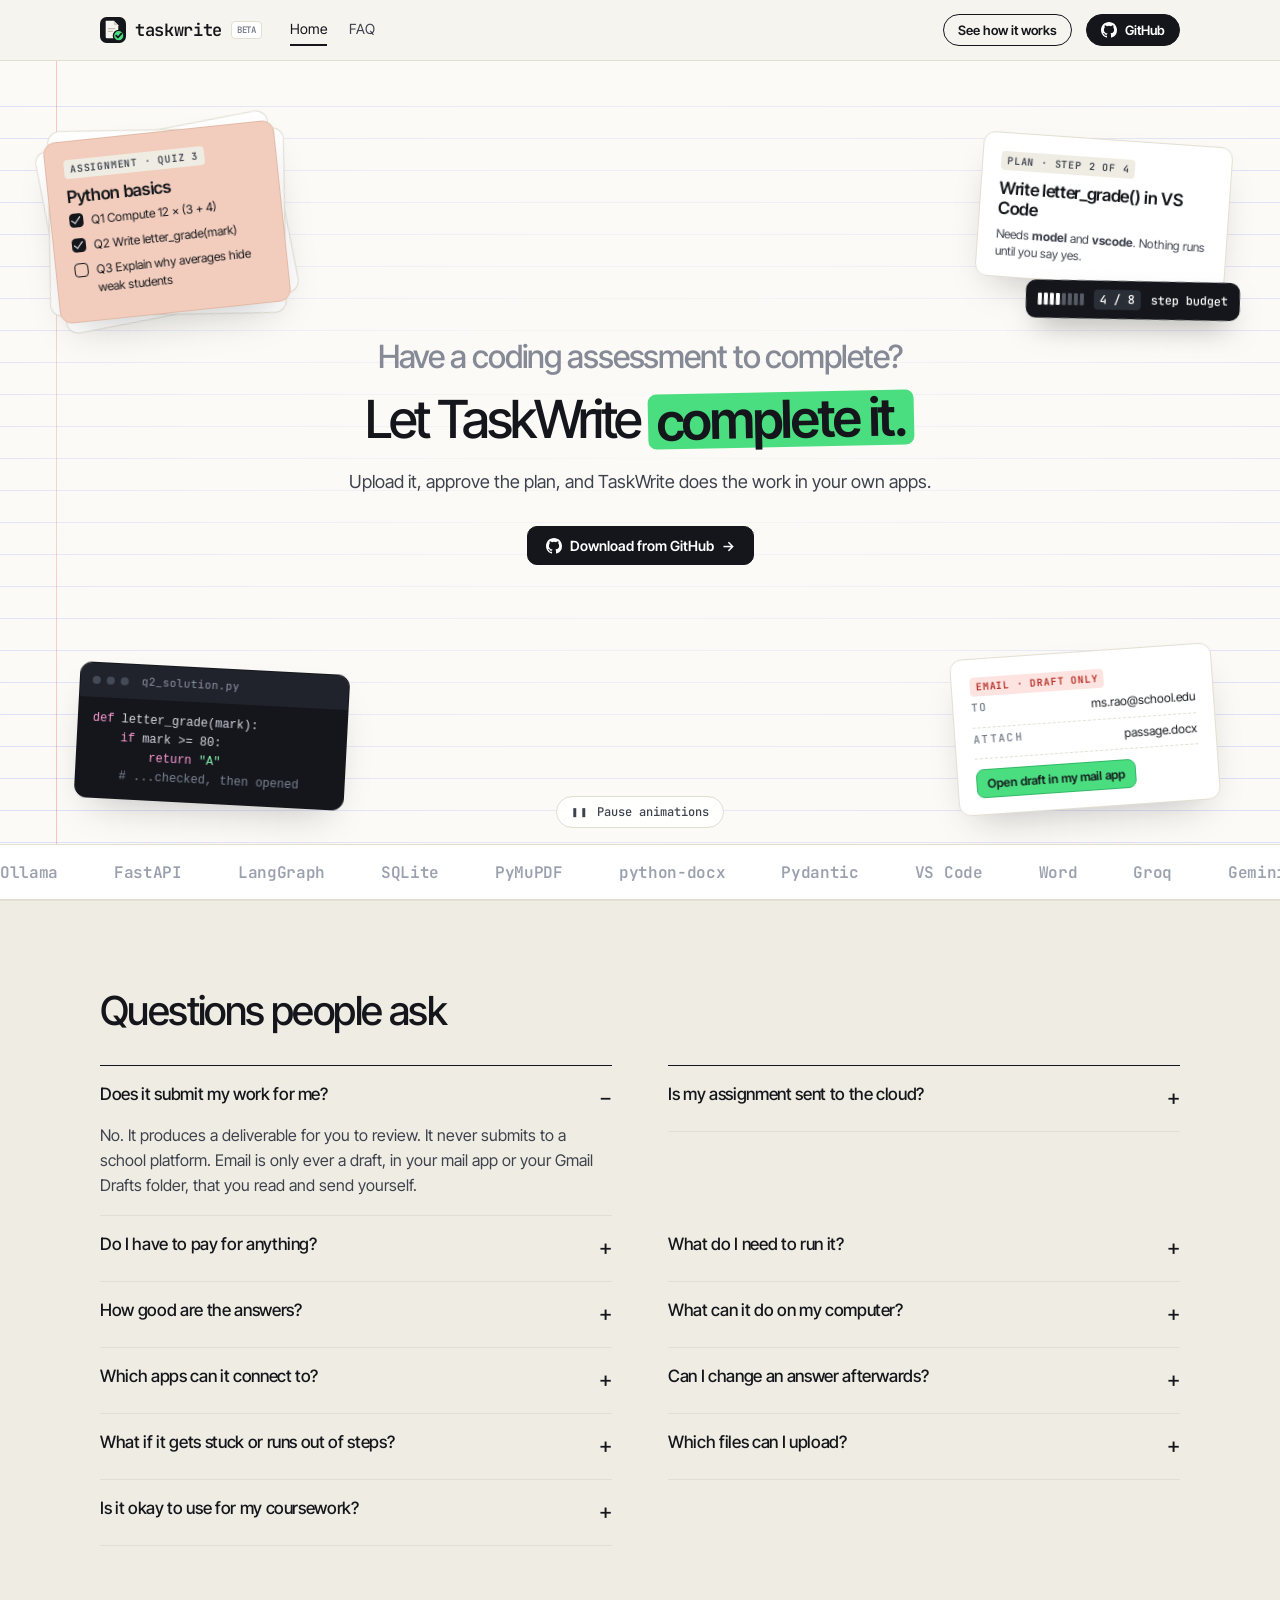
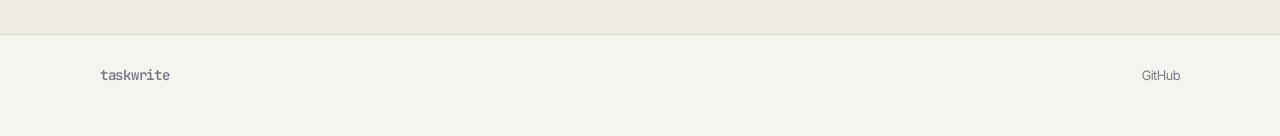
<file: site/index.html>
<!doctype html>
<html lang="en">
<head>
<meta charset="utf-8">
<meta name="viewport" content="width=device-width, initial-scale=1">
<title>TaskWrite: the assignment agent that asks first</title>
<meta name="description" content="TaskWrite is an open-source, local-first agent that completes assignments in your own apps (VS Code, Word, email drafts) and asks your approval at every step.">
<link rel="preconnect" href="https://fonts.googleapis.com">
<link rel="preconnect" href="https://fonts.gstatic.com" crossorigin>
<link href="https://fonts.googleapis.com/css2?family=Inter+Tight:wght@400;500;600&family=JetBrains+Mono:wght@400;500;600&display=swap" rel="stylesheet">
<link rel="stylesheet" href="style.css?v=63">
<link rel="icon" href="favicon.svg" type="image/svg+xml">
</head>
<body>

<header class="nav">
  <div class="wrap">
    <a class="logo" href="index.html" aria-label="TaskWrite home">
      <svg viewBox="0 0 64 64" aria-hidden="true"><rect width="64" height="64" rx="16" fill="#14161b"/><path d="M14 9 H34 L45 20 V49 Q45 52 42 52 H17 Q14 52 14 49 Z" fill="#f6f4ee"/><path d="M34 9 V20 H45 Z" fill="#cfcbbd"/><rect x="19" y="27" width="19" height="3" rx="1.5" fill="#c4c0b2"/><rect x="19" y="34" width="13" height="3" rx="1.5" fill="#c4c0b2"/><circle cx="46" cy="46" r="13" fill="#4ade80" stroke="#14161b" stroke-width="3.5"/><path d="M39.8 46 L44.2 50.4 L52.6 40.8" fill="none" stroke="#14161b" stroke-width="4.2" stroke-linecap="round" stroke-linejoin="round"/></svg>
      taskwrite <small>BETA</small>
    </a>
    <nav class="links" aria-label="Main">
      <a class="active" href="index.html">Home</a>
      <a href="index.html#faq">FAQ</a>
    </nav>
    <span class="spacer"></span>
    <a class="btn outline sm" href="how-it-works.html">See how it works</a>
    <a class="btn sm github-link" href="https://github.com/rider-codes/TaskWrite" aria-label="TaskWrite on GitHub">
      <svg viewBox="0 0 16 16" fill="currentColor" aria-hidden="true"><path d="M8 0C3.58 0 0 3.58 0 8c0 3.54 2.29 6.53 5.47 7.59.4.07.55-.17.55-.38 0-.19-.01-.82-.01-1.49-2.01.37-2.53-.49-2.69-.94-.09-.23-.48-.94-.82-1.13-.28-.15-.68-.52-.01-.53.63-.01 1.08.58 1.23.82.72 1.21 1.87.87 2.33.66.07-.52.28-.87.51-1.07-1.78-.2-3.64-.89-3.64-3.95 0-.87.31-1.59.82-2.15-.08-.2-.36-1.02.08-2.12 0 0 .67-.21 2.2.82a7.6 7.6 0 0 1 4 0c1.53-1.04 2.2-.82 2.2-.82.44 1.1.16 1.92.08 2.12.51.56.82 1.27.82 2.15 0 3.07-1.87 3.75-3.65 3.95.29.25.54.73.54 1.48 0 1.07-.01 1.93-.01 2.2 0 .21.15.46.55.38A8.01 8.01 0 0 0 16 8c0-4.42-3.58-8-8-8z"/></svg>
      GitHub
    </a>
  </div>
</header>

<main>
<section class="hero hero-tpl">
  <div class="float f-assign" data-depth="16" aria-hidden="true">
    <div class="face">
      <span class="tag">ASSIGNMENT · QUIZ 3</span>
      <h4>Python basics</h4>
      <div class="check"><i class="on"></i>Q1 Compute 12 × (3 + 4)</div>
      <div class="check"><i class="on"></i>Q2 Write letter_grade(mark)</div>
      <div class="check"><i></i>Q3 Explain why averages hide weak students</div>
    </div>
  </div>
  <div class="float f-plan" data-depth="22" aria-hidden="true">
    <span class="tag">PLAN · STEP 2 OF 4</span>
    <h4>Write letter_grade() in VS Code</h4>
    <p>Needs <b>model</b> and <b>vscode</b>. Nothing runs until you say yes.</p>
    <div class="meter"><span class="bars"><i></i><i></i><i></i><i></i><i class="off"></i><i class="off"></i><i class="off"></i><i class="off"></i></span><em>4 / 8</em> step budget</div>
  </div>
  <div class="float f-code" data-depth="26" aria-hidden="true">
    <div class="bar"><s></s><s></s><s></s>&nbsp;q2_solution.py</div>
<pre><span class="k">def</span> letter_grade(mark):
    <span class="k">if</span> mark &gt;= 80:
        <span class="k">return</span> <span class="s">"A"</span>
    <span class="c"># ...checked, then opened</span></pre>
  </div>
  <div class="float f-mail" data-depth="18" aria-hidden="true">
    <span class="tag red">EMAIL · DRAFT ONLY</span>
    <div class="row"><span class="label">To</span><span>ms.rao@school.edu</span></div>
    <div class="row"><span class="label">Attach</span><span>passage.docx</span></div>
    <span class="go">Open draft in my mail app</span>
  </div>

  <div class="float f-tools" data-depth="12" aria-hidden="true"><span class="tag">TOOLS · YOU DECIDE</span><div class="trow"><span>model</span><i class="tg on"></i></div><div class="trow"><span>vscode</span><i class="tg on"></i></div><div class="trow"><span>code_runner</span><i class="tg on"></i></div></div>
  <div class="float f-ask" data-depth="20" aria-hidden="true"><span class="tag">ASKS YOU, NEVER GUESSES</span><p>Which function should I write first?</p><span class="fakein">is_palindrome</span></div>
  <div class="float f-chip f-chip1" data-depth="10" aria-hidden="true"><i class="ck"></i>code ran without errors</div>
  <div class="float f-chip f-chip2" data-depth="14" aria-hidden="true"><i class="ck"></i>saved q2_solution.py, asked VS Code to open it</div>

  <div class="center">
    <h1 class="display">
      <span class="q" id="ask" aria-live="polite">Have a coding assessment to complete?</span>
      <span class="a">Let TaskWrite <span class="dots">complete it.</span>
    </h1>
    <ul class="sr-only"><li>Have a coding assessment to complete?</li><li>Have an essay to write?</li><li>Have an email to draft?</li></ul>
    <p class="lede">Upload it, approve the plan, and TaskWrite does the work in your own apps.</p>
    <div class="cta">
      <a class="btn github-link" href="https://github.com/rider-codes/TaskWrite">
        <svg viewBox="0 0 16 16" fill="currentColor" aria-hidden="true"><path d="M8 0C3.58 0 0 3.58 0 8c0 3.54 2.29 6.53 5.47 7.59.4.07.55-.17.55-.38 0-.19-.01-.82-.01-1.49-2.01.37-2.53-.49-2.69-.94-.09-.23-.48-.94-.82-1.13-.28-.15-.68-.52-.01-.53.63-.01 1.08.58 1.23.82.72 1.21 1.87.87 2.33.66.07-.52.28-.87.51-1.07-1.78-.2-3.64-.89-3.64-3.95 0-.87.31-1.59.82-2.15-.08-.2-.36-1.02.08-2.12 0 0 .67-.21 2.2.82a7.6 7.6 0 0 1 4 0c1.53-1.04 2.2-.82 2.2-.82.44 1.1.16 1.92.08 2.12.51.56.82 1.27.82 2.15 0 3.07-1.87 3.75-3.65 3.95.29.25.54.73.54 1.48 0 1.07-.01 1.93-.01 2.2 0 .21.15.46.55.38A8.01 8.01 0 0 0 16 8c0-4.42-3.58-8-8-8z"/></svg>
        Download from GitHub <span aria-hidden="true">→</span></a>
    </div>
  </div>
  <button class="motion-toggle" id="motionToggle" type="button" aria-pressed="false"><span class="mi" aria-hidden="true">❚❚</span><span class="ml">Pause animations</span></button>
</section>

<div class="strip">
  <div class="marquee" aria-hidden="true"><div class="grp"><span>Ollama</span><span>FastAPI</span><span>LangGraph</span><span>SQLite</span><span>PyMuPDF</span><span>python-docx</span><span>Pydantic</span><span>VS Code</span><span>Word</span><span>Groq</span><span>Gemini</span><span>Docker</span><span>MCP</span><span>Gmail drafts</span><span>Google Docs</span><span>Ollama</span><span>FastAPI</span><span>LangGraph</span><span>SQLite</span><span>PyMuPDF</span><span>python-docx</span><span>Pydantic</span><span>VS Code</span><span>Word</span><span>Groq</span><span>Gemini</span><span>Docker</span><span>MCP</span><span>Gmail drafts</span><span>Google Docs</span><span>Ollama</span><span>FastAPI</span><span>LangGraph</span><span>SQLite</span><span>PyMuPDF</span><span>python-docx</span><span>Pydantic</span><span>VS Code</span><span>Word</span><span>Groq</span><span>Gemini</span><span>Docker</span><span>MCP</span><span>Gmail drafts</span><span>Google Docs</span></div><div class="grp"><span>Ollama</span><span>FastAPI</span><span>LangGraph</span><span>SQLite</span><span>PyMuPDF</span><span>python-docx</span><span>Pydantic</span><span>VS Code</span><span>Word</span><span>Groq</span><span>Gemini</span><span>Docker</span><span>MCP</span><span>Gmail drafts</span><span>Google Docs</span><span>Ollama</span><span>FastAPI</span><span>LangGraph</span><span>SQLite</span><span>PyMuPDF</span><span>python-docx</span><span>Pydantic</span><span>VS Code</span><span>Word</span><span>Groq</span><span>Gemini</span><span>Docker</span><span>MCP</span><span>Gmail drafts</span><span>Google Docs</span><span>Ollama</span><span>FastAPI</span><span>LangGraph</span><span>SQLite</span><span>PyMuPDF</span><span>python-docx</span><span>Pydantic</span><span>VS Code</span><span>Word</span><span>Groq</span><span>Gemini</span><span>Docker</span><span>MCP</span><span>Gmail drafts</span><span>Google Docs</span></div></div>
  <ul class="sr-only"><li>Ollama</li><li>FastAPI</li><li>LangGraph</li><li>SQLite</li><li>PyMuPDF</li><li>python-docx</li><li>Pydantic</li><li>VS Code</li><li>Word</li><li>Groq</li><li>Gemini</li><li>Docker</li><li>MCP</li><li>Gmail drafts</li><li>Google Docs</li></ul>
</div>

<section class="block alt-band" id="faq">
  <div class="wrap">
    <h2 class="title">Questions people ask</h2>
    <div class="faq-grid">
      <details class="faq" open><summary>Does it submit my work for me?</summary><p>No. It produces a deliverable for you to review. It never submits to a school platform. Email is only ever a draft, in your mail app or your Gmail Drafts folder, that you read and send yourself.</p></details>
      <details class="faq"><summary>Is my assignment sent to the cloud?</summary><p>Not by default. It runs a model on your own computer through Ollama, so the text stays on your machine. Cloud models (Groq, Gemini, OpenAI, Anthropic) are optional, need your own API key, and ask for your consent before any text leaves your computer.</p></details>
      <details class="faq"><summary>Do I have to pay for anything?</summary><p>No. Neither TaskWrite nor Ollama costs anything. The only possible cost is a cloud model, and only if you choose to add your own API key later.</p></details>
      <details class="faq"><summary>What do I need to run it?</summary><p>Python 3.12, Ollama with a model installed, and a modern browser. VS Code, Word, Gmail and Google Docs are optional and only used if you connect and approve them. Speed and answer quality depend on your computer and the model you pick.</p></details>
      <details class="faq"><summary>How good are the answers?</summary><p>That depends on the model. Small local models run on your own computer but make mistakes. TaskWrite checks that every requirement was addressed and labels what it could not verify, so read everything before you use it.</p></details>
      <details class="faq"><summary>What can it do on my computer?</summary><p>Only what you approve for that assignment: the model, a calculator, a Python runner, and the connectors you switch on. Generated code runs in a Docker sandbox with no network when Docker is available; otherwise in a limited process, which is not a hardened sandbox, and the app tells you which one ran.</p></details>
      <details class="faq"><summary>Which apps can it connect to?</summary><p>VS Code (saves your code files in a folder you choose), web search (only search words leave your computer), Gmail (saves a draft, never sends) and Google Docs (creates one new document, never shares it). Each is off until you allow it, and anything that leaves your computer shows you exactly what will go first.</p></details>
      <details class="faq"><summary>Can I change an answer afterwards?</summary><p>Yes. Each finished problem has a Change this button: say what you want different and only that problem is redone. You can also type instructions while it is working; the next step picks them up.</p></details>
      <details class="faq"><summary>What if it gets stuck or runs out of steps?</summary><p>If it needs something only you know, such as your topic or data, it pauses and asks. Every model call and retry counts against a fixed step budget (8 by default). At the cap it stops, saves its progress and shows what is left, and you choose whether to continue.</p></details>
      <details class="faq"><summary>Which files can I upload?</summary><p>PDF, DOCX and TXT. Scanned or image-only files need OCR, which isn't supported yet. Text in an uploaded file is treated as data: lines that look like instructions aimed at an AI are flagged and kept away from the model.</p></details>
      <details class="faq"><summary>Is it okay to use for my coursework?</summary><p>That depends on your school's rules, and you are responsible for following them. TaskWrite is a drafting and learning aid. Check what your course allows, and understand and review everything before you hand it in.</p></details>
    </div>
  </div>
</section>
</main>

<footer><div class="wrap"><span class="logo" style="font-size:14px">taskwrite</span><span class="spacer"></span><a class="github-link" href="https://github.com/rider-codes/TaskWrite">GitHub</a></div></footer>

<script src="site.js?v=63"></script>
</body>
</html>
</file>
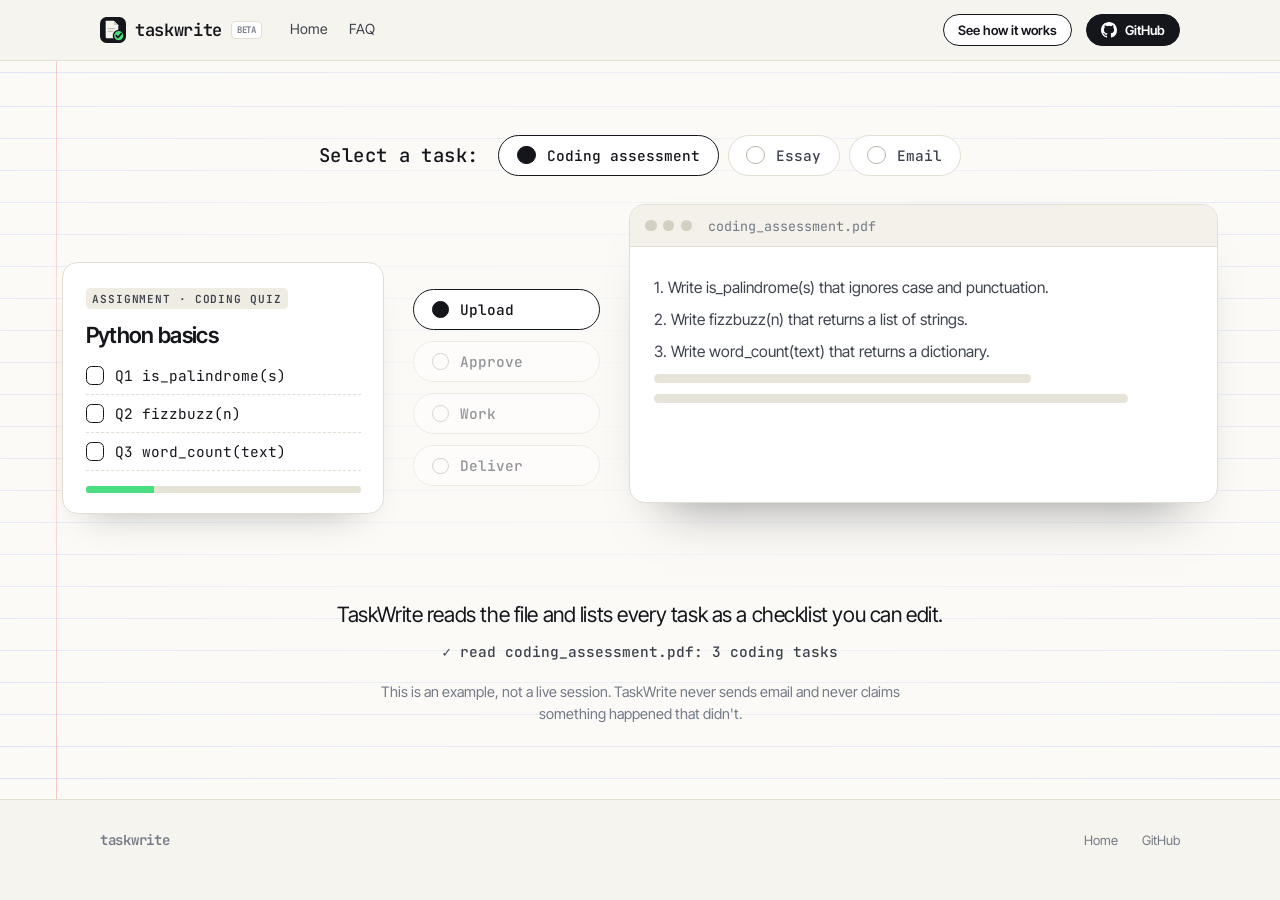
<file: site/how-it-works.html>
<!doctype html>
<html lang="en">
<head>
<meta charset="utf-8">
<meta name="viewport" content="width=device-width, initial-scale=1">
<title>How TaskWrite works</title>
<meta name="description" content="Pick an assignment and watch an example run: upload, approve, work in your own apps, deliver.">
<link rel="preconnect" href="https://fonts.googleapis.com">
<link rel="preconnect" href="https://fonts.gstatic.com" crossorigin>
<link href="https://fonts.googleapis.com/css2?family=Doto:wght@700&family=Inter+Tight:wght@400;500;600&family=JetBrains+Mono:wght@400;500;600&display=swap" rel="stylesheet">
<link rel="stylesheet" href="style.css?v=63">
<link rel="icon" href="favicon.svg" type="image/svg+xml">
</head>
<body>

<header class="nav">
  <div class="wrap">
    <a class="logo" href="index.html" aria-label="TaskWrite home">
      <svg viewBox="0 0 64 64" aria-hidden="true"><rect width="64" height="64" rx="16" fill="#14161b"/><path d="M14 9 H34 L45 20 V49 Q45 52 42 52 H17 Q14 52 14 49 Z" fill="#f6f4ee"/><path d="M34 9 V20 H45 Z" fill="#cfcbbd"/><rect x="19" y="27" width="19" height="3" rx="1.5" fill="#c4c0b2"/><rect x="19" y="34" width="13" height="3" rx="1.5" fill="#c4c0b2"/><circle cx="46" cy="46" r="13" fill="#4ade80" stroke="#14161b" stroke-width="3.5"/><path d="M39.8 46 L44.2 50.4 L52.6 40.8" fill="none" stroke="#14161b" stroke-width="4.2" stroke-linecap="round" stroke-linejoin="round"/></svg>
      taskwrite <small>BETA</small>
    </a>
    <nav class="links" aria-label="Main">
      <a href="index.html">Home</a>
      <a href="index.html#faq">FAQ</a>
    </nav>
    <span class="spacer"></span>
    <a class="btn outline sm current" href="how-it-works.html">See how it works</a>
    <a class="btn sm github-link" href="https://github.com/rider-codes/TaskWrite" aria-label="TaskWrite on GitHub">
      <svg viewBox="0 0 16 16" fill="currentColor" aria-hidden="true"><path d="M8 0C3.58 0 0 3.58 0 8c0 3.54 2.29 6.53 5.47 7.59.4.07.55-.17.55-.38 0-.19-.01-.82-.01-1.49-2.01.37-2.53-.49-2.69-.94-.09-.23-.48-.94-.82-1.13-.28-.15-.68-.52-.01-.53.63-.01 1.08.58 1.23.82.72 1.21 1.87.87 2.33.66.07-.52.28-.87.51-1.07-1.78-.2-3.64-.89-3.64-3.95 0-.87.31-1.59.82-2.15-.08-.2-.36-1.02.08-2.12 0 0 .67-.21 2.2.82a7.6 7.6 0 0 1 4 0c1.53-1.04 2.2-.82 2.2-.82.44 1.1.16 1.92.08 2.12.51.56.82 1.27.82 2.15 0 3.07-1.87 3.75-3.65 3.95.29.25.54.73.54 1.48 0 1.07-.01 1.93-.01 2.2 0 .21.15.46.55.38A8.01 8.01 0 0 0 16 8c0-4.42-3.58-8-8-8z"/></svg>
      GitHub
    </a>
  </div>
</header>

<main>
<section class="how">
  <div class="wrap">
    <div class="how-tabs" role="tablist" aria-label="Choose an assignment">
      <span class="how-pick" aria-hidden="true">Select a task</span>
      <button class="how-tab on" type="button" role="tab" aria-selected="true" data-i="0">Coding assessment</button>
      <button class="how-tab" type="button" role="tab" aria-selected="false" data-i="1">Essay</button>
      <button class="how-tab" type="button" role="tab" aria-selected="false" data-i="2">Email</button>
    </div>
    <div class="how-stage" id="howStage">
      <div class="how-left card-w" id="howLeft"></div>
      <div class="how-chips" role="group" aria-label="Steps">
        <button class="how-chip" type="button" data-s="0"><i></i>Upload</button>
        <button class="how-chip" type="button" data-s="1"><i></i>Approve</button>
        <button class="how-chip" type="button" data-s="2"><i></i>Work</button>
        <button class="how-chip" type="button" data-s="3"><i></i>Deliver</button>
      </div>
      <div class="how-right" id="howRight" aria-live="polite"></div>
    </div>
    <p class="how-note" id="howNote"></p>
    <p class="how-status" id="howStatus"></p>
    <p class="how-foot">This is an example, not a live session. TaskWrite never sends email and never claims something happened that didn't.</p>
  </div>
</section>
</main>

<footer><div class="wrap"><span class="logo" style="font-size:14px">taskwrite</span><span class="spacer"></span><a href="index.html">Home</a><a class="github-link" href="https://github.com/rider-codes/TaskWrite">GitHub</a></div></footer>
<script src="site.js?v=63"></script>
</body>
</html>
</file>
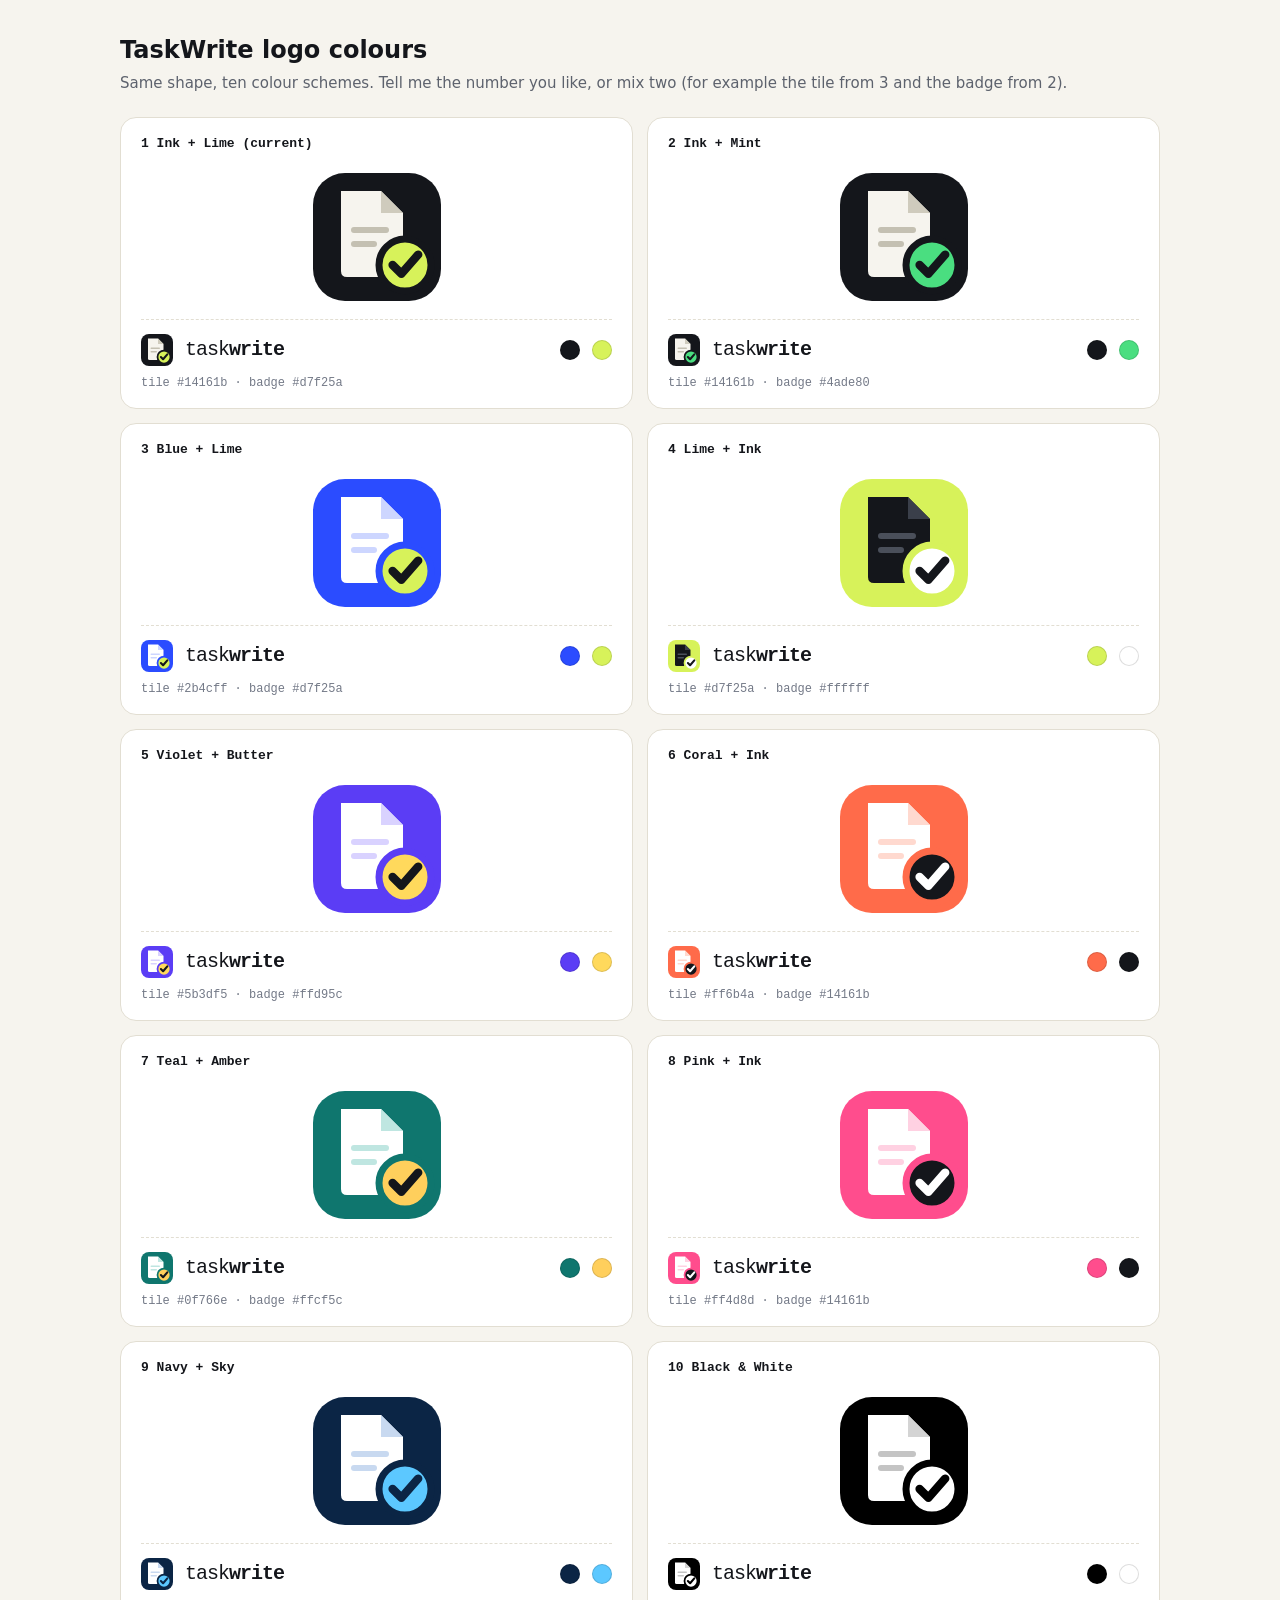
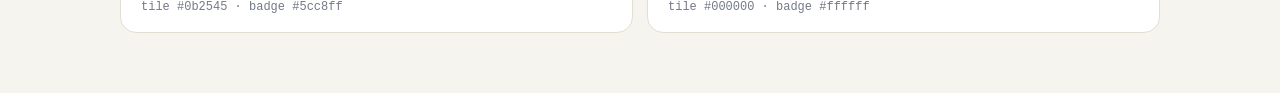
<file: site/logo-colors.html>
<!doctype html>
<html lang="en"><head><meta charset="utf-8"><meta name="viewport" content="width=device-width, initial-scale=1">
<title>TaskWrite logo colours</title><link rel="icon" href="favicon.svg">
<style>
  body { margin: 0; background: #f6f4ee; color: #14161b; font: 15px/1.5 system-ui, sans-serif; }
  main { max-width: 1040px; margin: 0 auto; padding: 32px 20px 60px; }
  h1 { font-size: 24px; margin: 0 0 4px; } p.s { color: #5d626d; margin: 0 0 22px; }
  .grid { display: grid; grid-template-columns: repeat(2, 1fr); gap: 14px; }
  .opt { background: #fff; border: 1px solid #e2ded2; border-radius: 16px; padding: 18px 20px; }
  .num { font: 600 13px ui-monospace, Consolas, monospace; margin-bottom: 12px; }
  .big { display: flex; justify-content: center; padding: 10px 0 18px; }
  .row { display: flex; align-items: center; gap: 12px; border-top: 1px dashed #e2ded2; padding-top: 14px; }
  .wm { font: 500 20px ui-monospace, Consolas, monospace; letter-spacing: -.05em; } .wm b { font-weight: 800; }
  .sw { width: 18px; height: 18px; border-radius: 50%; border: 1px solid #0002; margin-left: auto; } .sw + .sw { margin-left: 0; }
  .hex { color: #737987; font: 12px ui-monospace, Consolas, monospace; margin-top: 10px; }
  @media (max-width: 700px) { .grid { grid-template-columns: 1fr; } }
</style></head><body><main>
<h1>TaskWrite logo colours</h1>
<p class="s">Same shape, ten colour schemes. Tell me the number you like, or mix two (for example the tile from 3 and the badge from 2).</p>
<div class="grid"><div class="opt"><div class="num">1  Ink + Lime (current)</div><div class="big"><svg width="128" height="128" viewBox="0 0 64 64" xmlns="http://www.w3.org/2000/svg"><rect width="64" height="64" rx="16" fill="#14161b"/><path d="M14 9 H34 L45 20 V49 Q45 52 42 52 H17 Q14 52 14 49 Z" fill="#f6f4ee"/><path d="M34 9 V20 H45 Z" fill="#cfcbbd"/><rect x="19" y="27" width="19" height="3" rx="1.5" fill="#c4c0b2"/><rect x="19" y="34" width="13" height="3" rx="1.5" fill="#c4c0b2"/><circle cx="46" cy="46" r="13" fill="#d7f25a" stroke="#14161b" stroke-width="3.5"/><path d="M39.8 46 L44.2 50.4 L52.6 40.8" fill="none" stroke="#14161b" stroke-width="4.2" stroke-linecap="round" stroke-linejoin="round"/></svg></div>
<div class="row"><svg width="32" height="32" viewBox="0 0 64 64" xmlns="http://www.w3.org/2000/svg"><rect width="64" height="64" rx="16" fill="#14161b"/><path d="M14 9 H34 L45 20 V49 Q45 52 42 52 H17 Q14 52 14 49 Z" fill="#f6f4ee"/><path d="M34 9 V20 H45 Z" fill="#cfcbbd"/><rect x="19" y="27" width="19" height="3" rx="1.5" fill="#c4c0b2"/><rect x="19" y="34" width="13" height="3" rx="1.5" fill="#c4c0b2"/><circle cx="46" cy="46" r="13" fill="#d7f25a" stroke="#14161b" stroke-width="3.5"/><path d="M39.8 46 L44.2 50.4 L52.6 40.8" fill="none" stroke="#14161b" stroke-width="4.2" stroke-linecap="round" stroke-linejoin="round"/></svg><span class="wm"><span class="t">task<b>write</b></span></span><span class="sw" style="background:#14161b" title="tile #14161b"></span><span class="sw" style="background:#d7f25a" title="badge #d7f25a"></span></div>
<div class="hex">tile #14161b · badge #d7f25a</div></div>
<div class="opt"><div class="num">2  Ink + Mint</div><div class="big"><svg width="128" height="128" viewBox="0 0 64 64" xmlns="http://www.w3.org/2000/svg"><rect width="64" height="64" rx="16" fill="#14161b"/><path d="M14 9 H34 L45 20 V49 Q45 52 42 52 H17 Q14 52 14 49 Z" fill="#f6f4ee"/><path d="M34 9 V20 H45 Z" fill="#cfcbbd"/><rect x="19" y="27" width="19" height="3" rx="1.5" fill="#c4c0b2"/><rect x="19" y="34" width="13" height="3" rx="1.5" fill="#c4c0b2"/><circle cx="46" cy="46" r="13" fill="#4ade80" stroke="#14161b" stroke-width="3.5"/><path d="M39.8 46 L44.2 50.4 L52.6 40.8" fill="none" stroke="#14161b" stroke-width="4.2" stroke-linecap="round" stroke-linejoin="round"/></svg></div>
<div class="row"><svg width="32" height="32" viewBox="0 0 64 64" xmlns="http://www.w3.org/2000/svg"><rect width="64" height="64" rx="16" fill="#14161b"/><path d="M14 9 H34 L45 20 V49 Q45 52 42 52 H17 Q14 52 14 49 Z" fill="#f6f4ee"/><path d="M34 9 V20 H45 Z" fill="#cfcbbd"/><rect x="19" y="27" width="19" height="3" rx="1.5" fill="#c4c0b2"/><rect x="19" y="34" width="13" height="3" rx="1.5" fill="#c4c0b2"/><circle cx="46" cy="46" r="13" fill="#4ade80" stroke="#14161b" stroke-width="3.5"/><path d="M39.8 46 L44.2 50.4 L52.6 40.8" fill="none" stroke="#14161b" stroke-width="4.2" stroke-linecap="round" stroke-linejoin="round"/></svg><span class="wm"><span class="t">task<b>write</b></span></span><span class="sw" style="background:#14161b" title="tile #14161b"></span><span class="sw" style="background:#4ade80" title="badge #4ade80"></span></div>
<div class="hex">tile #14161b · badge #4ade80</div></div>
<div class="opt"><div class="num">3  Blue + Lime</div><div class="big"><svg width="128" height="128" viewBox="0 0 64 64" xmlns="http://www.w3.org/2000/svg"><rect width="64" height="64" rx="16" fill="#2b4cff"/><path d="M14 9 H34 L45 20 V49 Q45 52 42 52 H17 Q14 52 14 49 Z" fill="#ffffff"/><path d="M34 9 V20 H45 Z" fill="#cdd6ff"/><rect x="19" y="27" width="19" height="3" rx="1.5" fill="#cdd6ff"/><rect x="19" y="34" width="13" height="3" rx="1.5" fill="#cdd6ff"/><circle cx="46" cy="46" r="13" fill="#d7f25a" stroke="#2b4cff" stroke-width="3.5"/><path d="M39.8 46 L44.2 50.4 L52.6 40.8" fill="none" stroke="#14161b" stroke-width="4.2" stroke-linecap="round" stroke-linejoin="round"/></svg></div>
<div class="row"><svg width="32" height="32" viewBox="0 0 64 64" xmlns="http://www.w3.org/2000/svg"><rect width="64" height="64" rx="16" fill="#2b4cff"/><path d="M14 9 H34 L45 20 V49 Q45 52 42 52 H17 Q14 52 14 49 Z" fill="#ffffff"/><path d="M34 9 V20 H45 Z" fill="#cdd6ff"/><rect x="19" y="27" width="19" height="3" rx="1.5" fill="#cdd6ff"/><rect x="19" y="34" width="13" height="3" rx="1.5" fill="#cdd6ff"/><circle cx="46" cy="46" r="13" fill="#d7f25a" stroke="#2b4cff" stroke-width="3.5"/><path d="M39.8 46 L44.2 50.4 L52.6 40.8" fill="none" stroke="#14161b" stroke-width="4.2" stroke-linecap="round" stroke-linejoin="round"/></svg><span class="wm"><span class="t">task<b>write</b></span></span><span class="sw" style="background:#2b4cff" title="tile #2b4cff"></span><span class="sw" style="background:#d7f25a" title="badge #d7f25a"></span></div>
<div class="hex">tile #2b4cff · badge #d7f25a</div></div>
<div class="opt"><div class="num">4  Lime + Ink</div><div class="big"><svg width="128" height="128" viewBox="0 0 64 64" xmlns="http://www.w3.org/2000/svg"><rect width="64" height="64" rx="16" fill="#d7f25a"/><path d="M14 9 H34 L45 20 V49 Q45 52 42 52 H17 Q14 52 14 49 Z" fill="#14161b"/><path d="M34 9 V20 H45 Z" fill="#3a3f4a"/><rect x="19" y="27" width="19" height="3" rx="1.5" fill="#4a4f5a"/><rect x="19" y="34" width="13" height="3" rx="1.5" fill="#4a4f5a"/><circle cx="46" cy="46" r="13" fill="#ffffff" stroke="#d7f25a" stroke-width="3.5"/><path d="M39.8 46 L44.2 50.4 L52.6 40.8" fill="none" stroke="#14161b" stroke-width="4.2" stroke-linecap="round" stroke-linejoin="round"/></svg></div>
<div class="row"><svg width="32" height="32" viewBox="0 0 64 64" xmlns="http://www.w3.org/2000/svg"><rect width="64" height="64" rx="16" fill="#d7f25a"/><path d="M14 9 H34 L45 20 V49 Q45 52 42 52 H17 Q14 52 14 49 Z" fill="#14161b"/><path d="M34 9 V20 H45 Z" fill="#3a3f4a"/><rect x="19" y="27" width="19" height="3" rx="1.5" fill="#4a4f5a"/><rect x="19" y="34" width="13" height="3" rx="1.5" fill="#4a4f5a"/><circle cx="46" cy="46" r="13" fill="#ffffff" stroke="#d7f25a" stroke-width="3.5"/><path d="M39.8 46 L44.2 50.4 L52.6 40.8" fill="none" stroke="#14161b" stroke-width="4.2" stroke-linecap="round" stroke-linejoin="round"/></svg><span class="wm"><span class="t">task<b>write</b></span></span><span class="sw" style="background:#d7f25a" title="tile #d7f25a"></span><span class="sw" style="background:#ffffff" title="badge #ffffff"></span></div>
<div class="hex">tile #d7f25a · badge #ffffff</div></div>
<div class="opt"><div class="num">5  Violet + Butter</div><div class="big"><svg width="128" height="128" viewBox="0 0 64 64" xmlns="http://www.w3.org/2000/svg"><rect width="64" height="64" rx="16" fill="#5b3df5"/><path d="M14 9 H34 L45 20 V49 Q45 52 42 52 H17 Q14 52 14 49 Z" fill="#ffffff"/><path d="M34 9 V20 H45 Z" fill="#d9d2ff"/><rect x="19" y="27" width="19" height="3" rx="1.5" fill="#d9d2ff"/><rect x="19" y="34" width="13" height="3" rx="1.5" fill="#d9d2ff"/><circle cx="46" cy="46" r="13" fill="#ffd95c" stroke="#5b3df5" stroke-width="3.5"/><path d="M39.8 46 L44.2 50.4 L52.6 40.8" fill="none" stroke="#14161b" stroke-width="4.2" stroke-linecap="round" stroke-linejoin="round"/></svg></div>
<div class="row"><svg width="32" height="32" viewBox="0 0 64 64" xmlns="http://www.w3.org/2000/svg"><rect width="64" height="64" rx="16" fill="#5b3df5"/><path d="M14 9 H34 L45 20 V49 Q45 52 42 52 H17 Q14 52 14 49 Z" fill="#ffffff"/><path d="M34 9 V20 H45 Z" fill="#d9d2ff"/><rect x="19" y="27" width="19" height="3" rx="1.5" fill="#d9d2ff"/><rect x="19" y="34" width="13" height="3" rx="1.5" fill="#d9d2ff"/><circle cx="46" cy="46" r="13" fill="#ffd95c" stroke="#5b3df5" stroke-width="3.5"/><path d="M39.8 46 L44.2 50.4 L52.6 40.8" fill="none" stroke="#14161b" stroke-width="4.2" stroke-linecap="round" stroke-linejoin="round"/></svg><span class="wm"><span class="t">task<b>write</b></span></span><span class="sw" style="background:#5b3df5" title="tile #5b3df5"></span><span class="sw" style="background:#ffd95c" title="badge #ffd95c"></span></div>
<div class="hex">tile #5b3df5 · badge #ffd95c</div></div>
<div class="opt"><div class="num">6  Coral + Ink</div><div class="big"><svg width="128" height="128" viewBox="0 0 64 64" xmlns="http://www.w3.org/2000/svg"><rect width="64" height="64" rx="16" fill="#ff6b4a"/><path d="M14 9 H34 L45 20 V49 Q45 52 42 52 H17 Q14 52 14 49 Z" fill="#ffffff"/><path d="M34 9 V20 H45 Z" fill="#ffd9cf"/><rect x="19" y="27" width="19" height="3" rx="1.5" fill="#ffd9cf"/><rect x="19" y="34" width="13" height="3" rx="1.5" fill="#ffd9cf"/><circle cx="46" cy="46" r="13" fill="#14161b" stroke="#ff6b4a" stroke-width="3.5"/><path d="M39.8 46 L44.2 50.4 L52.6 40.8" fill="none" stroke="#ffffff" stroke-width="4.2" stroke-linecap="round" stroke-linejoin="round"/></svg></div>
<div class="row"><svg width="32" height="32" viewBox="0 0 64 64" xmlns="http://www.w3.org/2000/svg"><rect width="64" height="64" rx="16" fill="#ff6b4a"/><path d="M14 9 H34 L45 20 V49 Q45 52 42 52 H17 Q14 52 14 49 Z" fill="#ffffff"/><path d="M34 9 V20 H45 Z" fill="#ffd9cf"/><rect x="19" y="27" width="19" height="3" rx="1.5" fill="#ffd9cf"/><rect x="19" y="34" width="13" height="3" rx="1.5" fill="#ffd9cf"/><circle cx="46" cy="46" r="13" fill="#14161b" stroke="#ff6b4a" stroke-width="3.5"/><path d="M39.8 46 L44.2 50.4 L52.6 40.8" fill="none" stroke="#ffffff" stroke-width="4.2" stroke-linecap="round" stroke-linejoin="round"/></svg><span class="wm"><span class="t">task<b>write</b></span></span><span class="sw" style="background:#ff6b4a" title="tile #ff6b4a"></span><span class="sw" style="background:#14161b" title="badge #14161b"></span></div>
<div class="hex">tile #ff6b4a · badge #14161b</div></div>
<div class="opt"><div class="num">7  Teal + Amber</div><div class="big"><svg width="128" height="128" viewBox="0 0 64 64" xmlns="http://www.w3.org/2000/svg"><rect width="64" height="64" rx="16" fill="#0f766e"/><path d="M14 9 H34 L45 20 V49 Q45 52 42 52 H17 Q14 52 14 49 Z" fill="#ffffff"/><path d="M34 9 V20 H45 Z" fill="#bfe6e1"/><rect x="19" y="27" width="19" height="3" rx="1.5" fill="#bfe6e1"/><rect x="19" y="34" width="13" height="3" rx="1.5" fill="#bfe6e1"/><circle cx="46" cy="46" r="13" fill="#ffcf5c" stroke="#0f766e" stroke-width="3.5"/><path d="M39.8 46 L44.2 50.4 L52.6 40.8" fill="none" stroke="#14161b" stroke-width="4.2" stroke-linecap="round" stroke-linejoin="round"/></svg></div>
<div class="row"><svg width="32" height="32" viewBox="0 0 64 64" xmlns="http://www.w3.org/2000/svg"><rect width="64" height="64" rx="16" fill="#0f766e"/><path d="M14 9 H34 L45 20 V49 Q45 52 42 52 H17 Q14 52 14 49 Z" fill="#ffffff"/><path d="M34 9 V20 H45 Z" fill="#bfe6e1"/><rect x="19" y="27" width="19" height="3" rx="1.5" fill="#bfe6e1"/><rect x="19" y="34" width="13" height="3" rx="1.5" fill="#bfe6e1"/><circle cx="46" cy="46" r="13" fill="#ffcf5c" stroke="#0f766e" stroke-width="3.5"/><path d="M39.8 46 L44.2 50.4 L52.6 40.8" fill="none" stroke="#14161b" stroke-width="4.2" stroke-linecap="round" stroke-linejoin="round"/></svg><span class="wm"><span class="t">task<b>write</b></span></span><span class="sw" style="background:#0f766e" title="tile #0f766e"></span><span class="sw" style="background:#ffcf5c" title="badge #ffcf5c"></span></div>
<div class="hex">tile #0f766e · badge #ffcf5c</div></div>
<div class="opt"><div class="num">8  Pink + Ink</div><div class="big"><svg width="128" height="128" viewBox="0 0 64 64" xmlns="http://www.w3.org/2000/svg"><rect width="64" height="64" rx="16" fill="#ff4d8d"/><path d="M14 9 H34 L45 20 V49 Q45 52 42 52 H17 Q14 52 14 49 Z" fill="#ffffff"/><path d="M34 9 V20 H45 Z" fill="#ffd1e2"/><rect x="19" y="27" width="19" height="3" rx="1.5" fill="#ffd1e2"/><rect x="19" y="34" width="13" height="3" rx="1.5" fill="#ffd1e2"/><circle cx="46" cy="46" r="13" fill="#14161b" stroke="#ff4d8d" stroke-width="3.5"/><path d="M39.8 46 L44.2 50.4 L52.6 40.8" fill="none" stroke="#ffffff" stroke-width="4.2" stroke-linecap="round" stroke-linejoin="round"/></svg></div>
<div class="row"><svg width="32" height="32" viewBox="0 0 64 64" xmlns="http://www.w3.org/2000/svg"><rect width="64" height="64" rx="16" fill="#ff4d8d"/><path d="M14 9 H34 L45 20 V49 Q45 52 42 52 H17 Q14 52 14 49 Z" fill="#ffffff"/><path d="M34 9 V20 H45 Z" fill="#ffd1e2"/><rect x="19" y="27" width="19" height="3" rx="1.5" fill="#ffd1e2"/><rect x="19" y="34" width="13" height="3" rx="1.5" fill="#ffd1e2"/><circle cx="46" cy="46" r="13" fill="#14161b" stroke="#ff4d8d" stroke-width="3.5"/><path d="M39.8 46 L44.2 50.4 L52.6 40.8" fill="none" stroke="#ffffff" stroke-width="4.2" stroke-linecap="round" stroke-linejoin="round"/></svg><span class="wm"><span class="t">task<b>write</b></span></span><span class="sw" style="background:#ff4d8d" title="tile #ff4d8d"></span><span class="sw" style="background:#14161b" title="badge #14161b"></span></div>
<div class="hex">tile #ff4d8d · badge #14161b</div></div>
<div class="opt"><div class="num">9  Navy + Sky</div><div class="big"><svg width="128" height="128" viewBox="0 0 64 64" xmlns="http://www.w3.org/2000/svg"><rect width="64" height="64" rx="16" fill="#0b2545"/><path d="M14 9 H34 L45 20 V49 Q45 52 42 52 H17 Q14 52 14 49 Z" fill="#ffffff"/><path d="M34 9 V20 H45 Z" fill="#c8d9f0"/><rect x="19" y="27" width="19" height="3" rx="1.5" fill="#c8d9f0"/><rect x="19" y="34" width="13" height="3" rx="1.5" fill="#c8d9f0"/><circle cx="46" cy="46" r="13" fill="#5cc8ff" stroke="#0b2545" stroke-width="3.5"/><path d="M39.8 46 L44.2 50.4 L52.6 40.8" fill="none" stroke="#0b2545" stroke-width="4.2" stroke-linecap="round" stroke-linejoin="round"/></svg></div>
<div class="row"><svg width="32" height="32" viewBox="0 0 64 64" xmlns="http://www.w3.org/2000/svg"><rect width="64" height="64" rx="16" fill="#0b2545"/><path d="M14 9 H34 L45 20 V49 Q45 52 42 52 H17 Q14 52 14 49 Z" fill="#ffffff"/><path d="M34 9 V20 H45 Z" fill="#c8d9f0"/><rect x="19" y="27" width="19" height="3" rx="1.5" fill="#c8d9f0"/><rect x="19" y="34" width="13" height="3" rx="1.5" fill="#c8d9f0"/><circle cx="46" cy="46" r="13" fill="#5cc8ff" stroke="#0b2545" stroke-width="3.5"/><path d="M39.8 46 L44.2 50.4 L52.6 40.8" fill="none" stroke="#0b2545" stroke-width="4.2" stroke-linecap="round" stroke-linejoin="round"/></svg><span class="wm"><span class="t">task<b>write</b></span></span><span class="sw" style="background:#0b2545" title="tile #0b2545"></span><span class="sw" style="background:#5cc8ff" title="badge #5cc8ff"></span></div>
<div class="hex">tile #0b2545 · badge #5cc8ff</div></div>
<div class="opt"><div class="num">10 Black & White</div><div class="big"><svg width="128" height="128" viewBox="0 0 64 64" xmlns="http://www.w3.org/2000/svg"><rect width="64" height="64" rx="16" fill="#000000"/><path d="M14 9 H34 L45 20 V49 Q45 52 42 52 H17 Q14 52 14 49 Z" fill="#ffffff"/><path d="M34 9 V20 H45 Z" fill="#d4d4d4"/><rect x="19" y="27" width="19" height="3" rx="1.5" fill="#c4c4c4"/><rect x="19" y="34" width="13" height="3" rx="1.5" fill="#c4c4c4"/><circle cx="46" cy="46" r="13" fill="#ffffff" stroke="#000000" stroke-width="3.5"/><path d="M39.8 46 L44.2 50.4 L52.6 40.8" fill="none" stroke="#000000" stroke-width="4.2" stroke-linecap="round" stroke-linejoin="round"/></svg></div>
<div class="row"><svg width="32" height="32" viewBox="0 0 64 64" xmlns="http://www.w3.org/2000/svg"><rect width="64" height="64" rx="16" fill="#000000"/><path d="M14 9 H34 L45 20 V49 Q45 52 42 52 H17 Q14 52 14 49 Z" fill="#ffffff"/><path d="M34 9 V20 H45 Z" fill="#d4d4d4"/><rect x="19" y="27" width="19" height="3" rx="1.5" fill="#c4c4c4"/><rect x="19" y="34" width="13" height="3" rx="1.5" fill="#c4c4c4"/><circle cx="46" cy="46" r="13" fill="#ffffff" stroke="#000000" stroke-width="3.5"/><path d="M39.8 46 L44.2 50.4 L52.6 40.8" fill="none" stroke="#000000" stroke-width="4.2" stroke-linecap="round" stroke-linejoin="round"/></svg><span class="wm"><span class="t">task<b>write</b></span></span><span class="sw" style="background:#000000" title="tile #000000"></span><span class="sw" style="background:#ffffff" title="badge #ffffff"></span></div>
<div class="hex">tile #000000 · badge #ffffff</div></div>
</div></main></body></html>
</file>
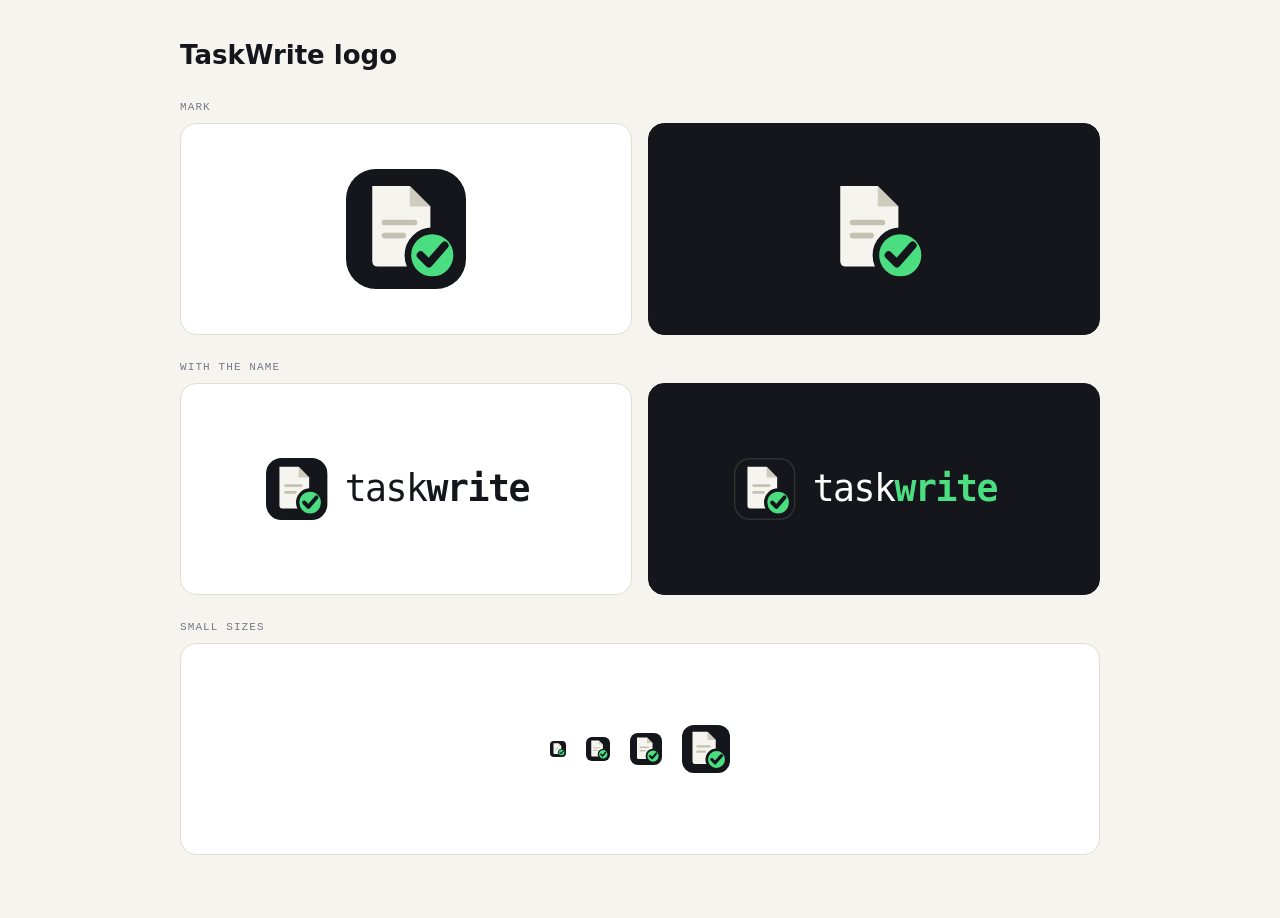
<file: site/logo.html>
<!doctype html>
<html lang="en"><head><meta charset="utf-8"><meta name="viewport" content="width=device-width, initial-scale=1">
<title>TaskWrite logo</title><link rel="icon" href="favicon.svg">
<style>
  body { margin: 0; font: 15px/1.5 system-ui, sans-serif; background: #f6f4ee; color: #14161b; }
  main { max-width: 920px; margin: 0 auto; padding: 36px 20px 60px; }
  h1 { font-size: 26px; margin: 0 0 24px; } .cap { font: 11px ui-monospace, monospace; letter-spacing: .1em; text-transform: uppercase; color: #737987; margin: 26px 0 10px; }
  .grid { display: grid; grid-template-columns: repeat(2, 1fr); gap: 16px; }
  .box { border-radius: 16px; padding: 30px; display: flex; align-items: center; justify-content: center; gap: 20px; min-height: 150px; border: 1px solid #e2ded2; }
  .light { background: #fff; } .dark { background: #14161b; border-color: #14161b; } img { display: block; max-width: 100%; height: auto; }
  @media (max-width: 640px) { .grid { grid-template-columns: 1fr; } }
</style></head><body><main>
<h1>TaskWrite logo</h1>
<div class="cap">Mark</div>
<div class="grid"><div class="box light"><img src="logo-mark.svg" width="120" height="120" alt="TaskWrite mark"></div>
<div class="box dark"><img src="logo-mark.svg" width="120" height="120" alt="TaskWrite mark"></div></div>
<div class="cap">With the name</div>
<div class="grid"><div class="box light"><img src="logo-wordmark.svg" width="280" alt="TaskWrite wordmark"></div>
<div class="box dark"><img src="logo-wordmark-dark.svg" width="280" alt="TaskWrite wordmark on dark"></div></div>
<div class="cap">Small sizes</div>
<div class="box light"><img src="logo-mark.svg" width="16" height="16" alt=""><img src="logo-mark.svg" width="24" height="24" alt=""><img src="logo-mark.svg" width="32" height="32" alt=""><img src="logo-mark.svg" width="48" height="48" alt=""></div>
</main></body></html>
</file>
<file: site/style.css>
/* TaskWrite site: light "paper" theme */
:root {
  --paper: #f6f4ee; --paper-2: #efece3; --card: #ffffff; --ink: #14161b; --ink-2: #3d424d; --muted: #737987;
  --line: #e2ded2; --mark: #4ade80; --blue: #2b4cff; --peach: #f2cdbd; --mint: #cfe3d2; --butter: #f3e3a1; --lilac: #d9d3f3;
  --ok: #1d7a4a; --bad: #b3261e; --radius: 14px;
  --sans: "Inter Tight", "Inter", system-ui, -apple-system, "Segoe UI", sans-serif;
  --mono: "JetBrains Mono", ui-monospace, "SFMono-Regular", Menlo, Consolas, monospace;
  --dots: "Doto", "JetBrains Mono", ui-monospace, monospace;
}
* { box-sizing: border-box; }
section[id] { scroll-margin-top: 72px; }
body { margin: 0; background: var(--paper); color: var(--ink); font: 16px/1.55 var(--sans); -webkit-font-smoothing: antialiased; }
a { color: inherit; text-decoration: none; }
img, svg { max-width: 100%; }
.wrap { max-width: 1120px; margin: 0 auto; padding: 0 20px; }
.mono { font-family: var(--mono); }
.label { font: 500 11px/1 var(--mono); letter-spacing: .12em; text-transform: uppercase; color: var(--muted); }

/* nav */
header.nav { position: sticky; top: 0; z-index: 20; background: rgba(246, 244, 238, .86); backdrop-filter: blur(10px); border-bottom: 1px solid var(--line); }
.nav .wrap { display: flex; align-items: center; gap: 28px; height: 60px; }
.logo { display: flex; align-items: center; gap: 9px; font: 600 17px var(--mono); letter-spacing: -.02em; }
.logo svg { width: 26px; height: 26px; }
.logo small { font: 600 9px var(--mono); border: 1px solid var(--line); border-radius: 4px; padding: 2px 5px; color: var(--muted); background: #fff; }
.links { display: flex; gap: 22px; font-size: 14px; color: var(--ink-2); }
.links a { padding: 4px 0; border-bottom: 2px solid transparent; white-space: nowrap; }
.links a:hover, .links a.active { color: var(--ink); border-color: var(--ink); }
.spacer { flex: 1; }
.btn { display: inline-flex; align-items: center; gap: 8px; font: 600 14px var(--sans); padding: 10px 18px; border-radius: 10px; border: 1px solid var(--ink); background: var(--ink); color: #fff; cursor: pointer; white-space: nowrap; transition: transform .15s, box-shadow .15s; }
.btn:hover { transform: translateY(-1px); box-shadow: 0 6px 18px rgba(20, 22, 27, .18); }
.btn.sm { padding: 7px 14px; font-size: 13px; border-radius: 999px; }
.btn.outline { background: transparent; color: var(--ink); border-color: var(--ink); } .btn.outline:hover { background: var(--ink); color: #fff; } .btn.outline.current { background: #fff; }
.nav .btn.sm + .btn.sm { margin-left: -14px; }
.btn svg { width: 16px; height: 16px; }

/* hero */
.hero { position: relative; overflow: hidden; padding: 84px 0 96px; min-height: 700px; text-align: center;
  background: radial-gradient(800px 380px at 50% 0%, #fff 0%, transparent 70%), linear-gradient(var(--paper), var(--paper-2)); }
.hero::before { content: ""; position: absolute; inset: 0; background-image: linear-gradient(var(--line) 1px, transparent 1px), linear-gradient(90deg, var(--line) 1px, transparent 1px);
  background-size: 56px 56px; opacity: .35; mask-image: radial-gradient(ellipse at center, #000 20%, transparent 75%); }
.hero .center { position: relative; z-index: 2; max-width: 800px; margin: 0 auto; padding: 0 20px; }
.pill { display: inline-flex; align-items: center; gap: 8px; max-width: 100%; text-align: left; background: #fff; border: 1px solid var(--line); border-radius: 999px; padding: 5px 12px 5px 6px; font-size: 13px; margin-bottom: 26px; }
.pill b { white-space: nowrap; background: var(--blue); color: #fff; font: 600 10px var(--mono); letter-spacing: .08em; padding: 3px 7px; border-radius: 999px; }
h1.display { font: 500 clamp(34px, 5.6vw, 68px)/1.08 var(--sans); letter-spacing: -.045em; margin: 0 0 22px; }
h1.display .line { display: block; white-space: nowrap; }
h1.display .swap { display: inline-flex; align-items: center; gap: 10px; background: var(--mark); padding: 0 .22em; border-radius: .18em; transform: rotate(-1.2deg); min-width: 2.6em; justify-content: center; }
.swap-text { display: inline-block; transition: opacity .25s, transform .25s; }
.swap-text.out { opacity: 0; transform: translateY(.3em); }
h1.display .dots { font-family: var(--dots); font-weight: 700; letter-spacing: 0; font-size: .95em; }
.lede { font-size: 18px; color: var(--ink-2); margin: 0 auto 30px; max-width: 540px; }
.cta { display: flex; gap: 10px; justify-content: center; flex-wrap: wrap; }
.facts { margin-top: 22px; display: flex; gap: 18px; justify-content: center; flex-wrap: wrap; font: 500 12px var(--mono); color: var(--muted); }
.facts span::before { content: "✓ "; color: var(--ok); }

/* floating cards */
.float { position: absolute; z-index: 1; background: var(--card); border: 1px solid var(--line); border-radius: 12px; padding: 16px 18px;
  box-shadow: 0 18px 40px -18px rgba(20, 22, 27, .28), 0 2px 0 rgba(255,255,255,.8) inset; text-align: left; font-size: 13px; }
.float h4 { margin: 8px 0 6px; font: 600 17px/1.2 var(--sans); letter-spacing: -.02em; }
.float p { margin: 0; color: var(--ink-2); font-size: 12px; line-height: 1.45; }
.f-assign { left: 4%; top: 70px; width: 232px; transform: rotate(-6deg); background: transparent; border: 0; box-shadow: none; padding: 0; }
.f-assign .face { position: relative; background: var(--peach); border: 1px solid #e3b9a6; border-radius: 12px; padding: 16px 18px; box-shadow: 0 18px 40px -18px rgba(20,22,27,.28); }
.f-assign::before, .f-assign::after { content: ""; position: absolute; inset: 0; background: #fff; border: 1px solid var(--line); border-radius: 12px; z-index: -1; }
.f-assign::before { transform: rotate(-5deg) scale(1.02); }
.f-assign::after { transform: rotate(5deg) scale(1.02); }
.check { display: flex; gap: 8px; align-items: flex-start; margin: 6px 0; font-size: 12px; }
.check i { flex: none; width: 14px; height: 14px; border: 1.5px solid var(--ink); border-radius: 4px; margin-top: 1px; position: relative; }
.check i.on { background: var(--ink); }
.check i.on::after { content: ""; position: absolute; left: 3px; top: 0; width: 4px; height: 8px; border: solid #fff; border-width: 0 1.6px 1.6px 0; transform: rotate(40deg); }
.f-plan { right: 4%; top: 78px; width: 250px; transform: rotate(4deg); }
.meter { display: inline-flex; align-items: center; gap: 10px; background: var(--ink); color: #fff; border-radius: 10px; padding: 9px 12px; font: 500 12px var(--mono);
  position: absolute; right: -18px; bottom: -34px; transform: rotate(-3deg); box-shadow: 0 14px 30px -12px rgba(0,0,0,.5); }
.meter .bars { display: inline-flex; gap: 2px; } .meter .bars i { width: 4px; height: 12px; background: #fff; border-radius: 1px; } .meter .bars i.off { background: #565b66; }
.meter em { font-style: normal; background: #2a2e37; border-radius: 4px; padding: 2px 6px; }
.f-code { left: 6%; bottom: 40px; width: 270px; transform: rotate(3deg); background: #14161b; color: #d7dae2; border-color: #14161b; font: 12px/1.6 var(--mono); padding: 0; overflow: hidden; }
.f-code .bar { background: #20232b; padding: 8px 12px; display: flex; gap: 6px; align-items: center; color: #8d93a3; font-size: 11px; }
.f-code .bar s { width: 8px; height: 8px; border-radius: 50%; background: #454a57; text-decoration: none; }
.f-code pre { margin: 0; padding: 12px 14px; white-space: pre; overflow: hidden; }
.k { color: #ff9ad5; } .s { color: #86efac; } .c { color: #7b8294; }
.f-mail { right: 5%; bottom: 36px; width: 262px; transform: rotate(-4deg); }
.f-mail .row { display: flex; justify-content: space-between; gap: 8px; border-bottom: 1px dashed var(--line); padding: 6px 0; font-size: 12px; }
.f-mail .go { margin-top: 10px; display: inline-block; background: var(--mark); border: 1px solid #2fb866; border-radius: 8px; padding: 6px 10px; font: 600 12px var(--sans); }
.tag { display: inline-block; font: 600 10px var(--mono); letter-spacing: .08em; background: var(--paper-2); border-radius: 4px; padding: 3px 6px; color: var(--ink-2); }
.tag.red { background: #fde4e1; color: var(--bad); }

/* sections */
section.block { padding: 88px 0; }
h2.title { font: 500 clamp(28px, 3.6vw, 40px)/1.1 var(--sans); letter-spacing: -.04em; margin: 0 0 32px; max-width: 760px; }
.folders { display: grid; grid-template-columns: repeat(3, 1fr); gap: 20px; }
.folder { position: relative; border-radius: 14px; padding: 22px 22px 24px; min-height: 400px; display: flex; flex-direction: column; transition: transform .2s; }
.folder:hover { transform: translateY(-4px); }
.folder::before { content: ""; position: absolute; right: 18px; top: -10px; width: 90px; height: 16px; background: inherit; border-radius: 8px 8px 0 0; }
.folder.peach { background: var(--peach); } .folder.mint { background: var(--mint); } .folder.butter { background: var(--butter); }
.folder .art { flex: 1; background: rgba(255,255,255,.55); border: 1px solid rgba(20,22,27,.12); border-radius: 10px; margin-bottom: 20px; padding: 16px; display: flex; align-items: center; justify-content: center; font: 600 22px/1.15 var(--sans); letter-spacing: -.03em; text-align: center; }
.folder .art .dots { font-family: var(--dots); font-size: 34px; }
.folder h3 { margin: 0 0 8px; font: 600 20px var(--sans); letter-spacing: -.025em; }
.folder ul { list-style: none; margin: 0; padding: 0; font-size: 14px; color: var(--ink-2); }
.folder li { margin: 4px 0; } .folder li::before { content: "+ "; font-family: var(--mono); }
.folder .more { margin-top: 14px; font: 600 12px var(--mono); letter-spacing: .08em; text-transform: uppercase; }
.grid3 { display: grid; grid-template-columns: repeat(4, 1fr); gap: 14px; }
.cell { background: #fff; border: 1px solid var(--line); border-radius: var(--radius); padding: 20px; transition: transform .2s, border-color .2s; }
.cell:hover { transform: translateY(-3px); border-color: var(--ink); }
.cell .num { font: 500 11px var(--mono); color: var(--muted); }
.cell h3 { margin: 22px 0 6px; font: 600 18px var(--sans); letter-spacing: -.02em; }
.cell p { margin: 0; font-size: 14px; color: var(--ink-2); }
details.faq { border-bottom: 1px solid var(--line); padding: 18px 0; }
details.faq summary { cursor: pointer; font: 500 18px var(--sans); letter-spacing: -.02em; list-style: none; display: flex; justify-content: space-between; gap: 16px; }
details.faq summary::after { content: "+"; font: 400 22px var(--mono); }
details.faq[open] summary::after { content: "–"; }
details.faq p { color: var(--ink-2); max-width: 720px; margin: 10px 0 0; }
.final { text-align: center; padding: 72px 0 88px; }
footer { border-top: 1px solid var(--line); padding: 30px 0 50px; font-size: 13px; color: var(--muted); }
footer .wrap { display: flex; gap: 24px; flex-wrap: wrap; align-items: center; }

/* how it works */
.page-hero { padding: 80px 0 40px; text-align: center; background: linear-gradient(var(--paper), var(--paper-2)); border-bottom: 1px solid var(--line); }
.page-hero h1 { font: 500 clamp(36px, 5.4vw, 64px)/1.04 var(--sans); letter-spacing: -.045em; margin: 14px auto 16px; max-width: 800px; }
.page-hero p { max-width: 600px; margin: 0 auto; color: var(--ink-2); font-size: 18px; }
.stepper { display: grid; grid-template-columns: 340px 1fr; gap: 28px; align-items: start; }
.steps { display: flex; flex-direction: column; gap: 6px; position: sticky; top: 80px; }
.step-btn { text-align: left; border: 1px solid var(--line); background: #fff; border-radius: 12px; padding: 12px 14px; cursor: pointer; display: flex; gap: 12px; align-items: center; font: 500 15px var(--sans); color: var(--ink); transition: border-color .15s, background .15s; }
.step-btn span { font: 600 11px var(--mono); color: var(--muted); width: 22px; }
.step-btn small { display: block; font: 400 12px var(--sans); color: var(--muted); }
.step-btn:hover { border-color: var(--ink); }
.step-btn.on { background: var(--ink); color: #fff; border-color: var(--ink); } .step-btn.on span, .step-btn.on small { color: #aab0be; }
.screen { background: #fff; border: 1px solid var(--line); border-radius: 18px; padding: 28px; min-height: 340px; box-shadow: 0 30px 60px -40px rgba(20,22,27,.4); }
.screen h3 { font: 600 26px var(--sans); letter-spacing: -.035em; margin: 8px 0 8px; }
.screen > p { color: var(--ink-2); margin: 0 0 22px; max-width: 560px; }
.mock { background: var(--paper); border: 1px solid var(--line); border-radius: 12px; padding: 16px; font-size: 13px; }
.mock .row { display: flex; gap: 10px; justify-content: space-between; align-items: center; padding: 9px 0; border-bottom: 1px dashed var(--line); }
.mock .row:last-child { border-bottom: 0; }
.mock code, .code { font: 12px var(--mono); background: #fff; border: 1px solid var(--line); border-radius: 6px; padding: 2px 6px; }
.tog { width: 34px; height: 20px; border-radius: 99px; background: #cfd2da; position: relative; flex: none; } .tog::after { content: ""; position: absolute; width: 16px; height: 16px; border-radius: 50%; background: #fff; left: 2px; top: 2px; }
.tog.on { background: var(--ink); } .tog.on::after { left: 16px; }
.st { font: 600 10px var(--mono); letter-spacing: .06em; padding: 3px 7px; border-radius: 4px; text-transform: uppercase; white-space: nowrap; }
.st.met { background: #d8f1e2; color: var(--ok); } .st.addr { background: #e5ecff; color: var(--blue); } .st.bad { background: #fde4e1; color: var(--bad); } .st.un { background: #f3e3a1; color: #7a5a00; }
.budget { display: flex; gap: 4px; margin: 8px 0; } .budget i { flex: 1; height: 10px; border-radius: 3px; background: #dcd8cb; } .budget i.on { background: var(--ink); }
.flow svg { width: 100%; height: auto; } .flow text { font: 500 13px var(--mono); fill: var(--ink); } .flow .n { fill: #fff; stroke: var(--ink); stroke-width: 1.5; }
.flow .hl { fill: var(--mark); stroke: var(--ink); stroke-width: 1.5; } .flow .ar { fill: none; stroke: var(--ink); stroke-width: 1.5; marker-end: url(#ah); } .flow .loop { stroke-dasharray: 5 4; }
.two { display: grid; grid-template-columns: 1fr 1fr; gap: 20px; }
.chat { background: #fff; border: 1px solid var(--line); border-radius: 14px; padding: 20px; display: flex; flex-direction: column; gap: 10px; }
.bubble { padding: 10px 14px; border-radius: 12px; max-width: 86%; font-size: 14px; } .bubble.a { background: var(--paper-2); align-self: flex-start; } .bubble.u { background: var(--ink); color: #fff; align-self: flex-end; }

@media (max-width: 1020px) {
  .float { display: none; }
  .hero { min-height: 0; padding: 56px 0 64px; }
  .folders, .two { grid-template-columns: 1fr; }
  .grid3 { grid-template-columns: repeat(2, 1fr); }
  .stepper { grid-template-columns: 1fr; } .steps { position: static; flex-direction: row; overflow-x: auto; padding-bottom: 6px; } .step-btn { flex: none; }
}
@media (max-width: 900px) { .links { display: none; } }
@media (max-width: 480px) { .logo small { display: none; } .nav .wrap { gap: 8px; } .nav .btn.sm { padding: 7px 11px; font-size: 12px; } .nav .btn.sm svg { display: none; } .logo { font-size: 15px; } }
@media (max-width: 720px) {
  .nav .wrap { gap: 12px; }
  .grid3 { grid-template-columns: 1fr; } section.block { padding: 60px 0; }
  .folder { min-height: 0; } .folder .art { min-height: 150px; }
}
@media (max-width: 560px) { h1.display .line { white-space: normal; } }
@media (prefers-reduced-motion: reduce) { .btn, .cell, .folder { transition: none; } }

/* hub diagram */
.hub { position: relative; background: #1d1f1d; border-radius: 22px; padding: 28px 20px 26px; overflow-x: auto;
  background-image: radial-gradient(rgba(255,255,255,.09) 1px, transparent 1.2px); background-size: 28px 28px; }
.hub svg { display: block; min-width: 560px; width: 100%; height: auto; }
.hub .node { fill: #121412; stroke: #44463f; stroke-width: 3; }
.hub text { font: 700 24px var(--mono); letter-spacing: .02em; fill: #f6f4ee; }
.hub .core { fill: #2f62f0; } .hub .core-t { fill: #fff; font-size: 27px; }
.hub .wire { fill: none; stroke: #2f62f0; stroke-width: 3; stroke-dasharray: 3 9; stroke-linecap: round; }
.hub .wire.in { animation: flow-in 1.4s linear infinite; } .hub .wire.out { animation: flow-out 1.4s linear infinite; }
@keyframes flow-in { to { stroke-dashoffset: -24; } } @keyframes flow-out { to { stroke-dashoffset: -24; } }
.hub-cap { position: sticky; left: 14px; width: max-content; margin-top: 10px; font: 400 34px/1 "Anton", "Impact", var(--sans); letter-spacing: .01em; color: #f6f4ee; text-transform: uppercase; }
@media (max-width: 720px) { .hub-cap { font-size: 24px; } }
@media (prefers-reduced-motion: reduce) { .hub .wire { animation: none; } }
@media (max-width: 560px) { .hub { padding: 20px 8px 18px; } .hub svg { min-width: 470px; } }

.hub text.sub { font: 500 12.5px var(--mono); fill: #9a9d93; letter-spacing: 0; }

/* graph diagram node kinds */
.hub .node.plain { fill: #121412; stroke: #44463f; }
.hub .node.agent { fill: #2f62f0; stroke: #2f62f0; } .hub text.agent { fill: #fff; }
.hub .node.you { fill: #121412; stroke: #ffcf5c; } .hub text.you { fill: #ffcf5c; }
.hub .node.dim { fill: #121412; stroke: #44463f; stroke-dasharray: 6 6; } .hub text.dim { fill: #9a9d93; }
.hub text.plain { fill: #f6f4ee; }
.hub text { font-size: 19px; }
.hub text.lbl { font: 500 14px var(--mono); fill: #9a9d93; letter-spacing: 0; }
.hub .wire { animation: flow-in 1.4s linear infinite; }
.hub .wire.slow { stroke: #6f726a; animation: none; marker-end: none; }
@media (max-width: 560px) { .hub svg { min-width: 700px; } }

/* terminal-style run (See how it works) */
.term { background: #121412; border: 1px solid #2a2d29; border-radius: 18px; overflow: hidden; box-shadow: 0 40px 70px -45px rgba(20,22,27,.7); max-width: 940px; margin: 0 auto; }
.term-bar { display: flex; align-items: center; gap: 12px; padding: 10px 14px; background: #1a1c1a; border-bottom: 1px solid #2a2d29; flex-wrap: wrap; }
.term-dots { display: inline-flex; gap: 6px; } .term-dots s { width: 10px; height: 10px; border-radius: 50%; background: #3a3d38; text-decoration: none; }
.term-title { font: 500 12px var(--mono); color: #8d9188; margin-right: auto; }
.term-tabs { display: inline-flex; gap: 4px; flex-wrap: wrap; }
.term-tab { font: 500 12px var(--mono); color: #9a9d93; background: transparent; border: 1px solid transparent; border-radius: 8px; padding: 6px 11px; cursor: pointer; transition: color .15s, background .15s; }
.term-tab:hover { color: #fff; } .term-tab.on { background: #2a2d29; color: #fff; border-color: #3a3d38; }
.term-play { font: 500 12px var(--mono); color: #121412; background: #f6f4ee; border: 0; border-radius: 8px; padding: 6px 12px; cursor: pointer; }
.term-body { font: 14px/1.85 var(--mono); color: #d7dad2; padding: 24px 26px 28px; min-height: 340px; }
.ln { white-space: pre-wrap; word-break: break-word; }
.ln.cmd { color: #fff; } .ln.ok { color: #8fb0ff; } .ln.you { color: #ffcf5c; } .ln.warn { color: #ff9a7a; } .ln.dim { color: #8d9188; }
.ln.typing::after { content: ""; display: inline-block; width: 8px; height: 1.05em; margin-left: 2px; background: #d7dad2; vertical-align: -2px; animation: blink 1s steps(2) infinite; }
@keyframes blink { 50% { opacity: 0; } }
.term-note { max-width: 940px; margin: 22px auto 0; font-size: 18px; color: var(--ink-2); min-height: 56px; }
.term-key { max-width: 940px; margin: 14px auto 0; display: flex; gap: 18px; flex-wrap: wrap; font: 500 12px var(--mono); }
.k-ok { color: #3b5bdb; } .k-you { color: #a8780a; } .k-warn { color: #c2502e; } .k-dim { color: var(--muted); }
@media (max-width: 720px) { .term-body { font-size: 12.5px; padding: 18px 16px 22px; min-height: 300px; } .term-title { display: none; } .term-bar { gap: 8px; } .term-tab { padding: 5px 8px; } }
@media (prefers-reduced-motion: reduce) { .ln.typing::after { animation: none; } }

/* home: hero terminal + terminal-style app tiles */
.hero.hero-term { min-height: 0; padding: 72px 0 80px; }
.hero-term-wrap { position: relative; z-index: 2; margin-top: 44px; }
.term-hero { max-width: 780px; text-align: left; }
.term-hero .term-body { min-height: 300px; font-size: 13.5px; }
.tt-grid { display: grid; grid-template-columns: repeat(3, 1fr); gap: 18px; }
.tt { background: #121412; border: 1px solid #2a2d29; border-radius: 16px; overflow: hidden; color: #d7dad2; transition: transform .2s; }
.tt:hover { transform: translateY(-4px); }
.tt-bar { display: flex; align-items: center; gap: 12px; padding: 10px 14px; background: #1a1c1a; border-bottom: 1px solid #2a2d29; font: 500 12px var(--mono); color: #8d9188; }
.tt-body { padding: 20px 20px 22px; font: 13px/1.8 var(--mono); }
.tt-body h3 { margin: 0 0 12px; font: 600 20px var(--sans); letter-spacing: -.025em; color: #fff; }
.tt-need { margin-top: 16px; padding-top: 12px; border-top: 1px dashed #2a2d29; font: 500 11px var(--mono); letter-spacing: .08em; text-transform: uppercase; color: #8d9188; }
@media (max-width: 1020px) { .tt-grid { grid-template-columns: 1fr; } }
@media (max-width: 720px) { .term-hero .term-body { font-size: 12px; min-height: 260px; } }
@media (prefers-reduced-motion: reduce) { .tt { transition: none; } }

/* home v3: balanced split hero, light app tiles, two-column FAQ */
.hero-split { padding: 76px 0 84px; background: linear-gradient(var(--paper), var(--paper-2)); border-bottom: 1px solid var(--line); }
.hero-grid { display: grid; grid-template-columns: 1fr 1.08fr; gap: 56px; align-items: center; }
.hero-copy { text-align: left; }
.hero-copy .pill { margin-bottom: 22px; }
.hero-split h1.display { font-size: clamp(36px, 4.6vw, 62px); line-height: 1.06; margin-bottom: 20px; }
.hero-split .lede { margin: 0 0 28px; max-width: 480px; font-size: 17px; }
.hero-split .cta { justify-content: flex-start; }
.hero-split .facts { justify-content: flex-start; margin-top: 20px; }
.hero-split .term-hero { max-width: none; margin: 0; }
.hero-split .term-hero .term-body { height: 330px; min-height: 330px; overflow: hidden; font-size: 13px; line-height: 1.8; padding: 20px 22px; }
.hero-split .term-bar { padding: 11px 14px; }
.tt { background: #fff; border-color: var(--line); color: var(--ink-2); box-shadow: 0 18px 40px -30px rgba(20,22,27,.35); }
.tt-bar { background: var(--paper-2); border-bottom-color: var(--line); color: var(--muted); }
.tt .term-dots s { background: #cfcbbd; }
.tt-body h3 { color: var(--ink); }
.tt .ln.dim { color: #5d626d; } .tt .ln.you { color: #a8780a; }
.tt-need { border-top-color: var(--line); color: var(--muted); }
.alt-band { background: var(--paper-2); border-top: 1px solid var(--line); }
.faq-grid { display: grid; grid-template-columns: 1fr 1fr; gap: 0 56px; align-items: start; }
.faq-grid details.faq { border-bottom: 1px solid var(--line); padding: 18px 0; } .faq-grid details.faq:nth-child(-n+2) { border-top: 1px solid var(--ink); }
.faq-grid details.faq summary { font-size: 17px; }
@media (max-width: 1020px) { .hero-grid, .faq-grid { grid-template-columns: 1fr; gap: 36px; } .faq-grid details.faq:nth-child(2) { border-top: 0; } .hero-split { padding: 52px 0 60px; } }
@media (max-width: 560px) { .hero-split .term-hero .term-body { height: 300px; font-size: 12px; } .hero-split h1.display .line { white-space: normal; } }

/* built-with strip */
.strip { border-block: 1px solid var(--line); background: #fff; overflow: hidden; padding: 20px 0 22px; }
.strip .label { text-align: center; margin-bottom: 14px; }
.marquee { display: flex; gap: 56px; width: max-content; animation: slide 38s linear infinite; font: 600 18px var(--mono); color: #9aa0ad; letter-spacing: -.02em; }
.marquee span { white-space: nowrap; }
@keyframes slide { to { transform: translateX(calc(-50% - 28px)); } }
.sr-only { position: absolute; width: 1px; height: 1px; overflow: hidden; clip: rect(0 0 0 0); white-space: nowrap; margin: 0; padding: 0; list-style: none; }
@media (prefers-reduced-motion: reduce) { .marquee { animation: none; flex-wrap: wrap; width: auto; justify-content: center; padding: 0 20px; } .marquee span:nth-child(n+10) { display: none; } }

.strip { padding: 22px 0; }

/* home v4: one compact top section (hero + app cards + slim strip) */
.hero-split { padding: 60px 0 64px; border-bottom: 0; }
.hero-split h1.display { font-size: clamp(34px, 4.2vw, 56px); }
.hero-split .term-hero .term-body { height: 290px; min-height: 290px; }
.hero-apps { display: grid; grid-template-columns: repeat(3, 1fr); gap: 16px; margin-top: 48px; }
.hero-apps .tt { box-shadow: none; }
.hero-apps .tt-body { padding: 16px 18px 18px; font-family: var(--sans); }
.hero-apps .tt-body h3 { font-size: 18px; margin: 0 0 6px; }
.hero-apps .tt-body p { margin: 0; font-size: 14px; line-height: 1.5; color: var(--ink-2); min-height: 42px; }
.hero-apps .tt-need { margin-top: 14px; padding-top: 10px; }
.strip { padding: 16px 0; border-top: 1px solid var(--line); }
.strip .marquee { font-size: 16px; }
@media (max-width: 1020px) { .hero-apps { grid-template-columns: 1fr; margin-top: 36px; } }

/* home v5: rotating question headline */
.hero-split h1.display { font-size: clamp(30px, 3.7vw, 50px); line-height: 1.1; letter-spacing: -.04em; }
.hero-split h1.display .line { white-space: normal; }
.hero-split h1.display .q { color: #858a96; min-height: 2.25em; transition: opacity .3s, transform .3s; margin-bottom: 4px; }
.hero-split h1.display .q.out { opacity: 0; transform: translateY(.25em); }
.mark { display: inline-block; background: var(--mark); padding: 0 .16em; border-radius: .16em; transform: rotate(-1.2deg); }
.hero-split .pill { font-size: 12.5px; }
@media (max-width: 560px) { .hero-split h1.display .q { min-height: 3.4em; } }
.hero-grid { grid-template-columns: 1.16fr 1fr; gap: 48px; }
.hero-split h1.display { font-size: clamp(28px, 3.3vw, 46px); }
.hero-split h1.display .line:last-child { white-space: nowrap; }
@media (max-width: 1020px) { .hero-grid { grid-template-columns: 1fr; } }
@media (max-width: 560px) { .hero-split h1.display .line:last-child { white-space: normal; } }

/* home v6: centred template hero with corner cards */
.hero-tpl { min-height: 640px; padding: 78px 0 84px; background: radial-gradient(900px 420px at 50% 0%, #fff 0%, transparent 72%), linear-gradient(#f8f8f6, #f1f1ee); border-bottom: 1px solid var(--line); }
.hero-tpl::before { display: none; }
.hero-tpl .center { max-width: 860px; }
.hero-tpl h1.display { margin: 0 0 22px; font-weight: 500; letter-spacing: -.045em; line-height: 1.04; }
.hero-tpl h1.display .q { display: block; font-size: clamp(24px, 2.9vw, 38px); color: #858a96; min-height: 1.3em; margin-bottom: 10px; transition: opacity .3s, transform .3s; letter-spacing: -.035em; }
.hero-tpl h1.display .q.out { opacity: 0; transform: translateY(.25em); }
.hero-tpl h1.display .a { display: block; font-size: clamp(38px, 5.6vw, 78px); white-space: nowrap; }
.hero-tpl h1.display .dots { font-family: var(--dots); font-weight: 700; letter-spacing: 0; font-size: .96em; }
.hero-tpl .lede { max-width: 560px; margin: 0 auto 30px; }
.hero-tpl .cta { justify-content: center; }
.hero-tpl .facts { justify-content: center; }
.cards-band { padding: 44px 0 52px; }
.cards-band .hero-apps { margin-top: 0; }
@media (max-width: 1020px) { .hero-tpl { min-height: 0; padding: 52px 0 56px; } }
@media (max-width: 560px) { .hero-tpl h1.display .a { white-space: normal; } .hero-tpl h1.display .q { min-height: 2.6em; } }
.hero-tpl h1.display .a { font-size: clamp(30px, 4.1vw, 62px); }
.hero-tpl h1.display .q { font-size: clamp(22px, 2.5vw, 34px); }
.hero-tpl .center { max-width: 780px; }
@media (max-width: 1180px) { .hero-tpl .float { display: none; } .hero-tpl { min-height: 0; padding: 60px 0 64px; } }

/* interactive home */
.float { translate: var(--tx, 0) var(--ty, 0); transition: translate .25s ease-out, opacity .3s; }
.float.swap { opacity: 0; }
.f-code .plain { color: #d7dae2; }
.strip:hover .marquee { animation-play-state: paused; }
.marquee span { transition: color .15s; } .marquee span:hover { color: var(--ink); }

@media (prefers-reduced-motion: reduce) { .float { transition: none; translate: 0 0 !important; }  }

/* first screen fits the window: nav + hero + strip = 100% of the viewport height */
.hero-tpl { min-height: calc(100vh - 125px); min-height: calc(100svh - 125px); display: flex; flex-direction: column; justify-content: center; padding: 36px 0; border-bottom: 0; }
.hero-tpl .center { width: 100%; }
@media (max-width: 1180px) { .hero-tpl { padding: 56px 0 60px; } }
@media (max-width: 1020px) { .hero-tpl { min-height: 0; } }
.strip { height: 56px; padding: 0; display: flex; align-items: center; box-sizing: border-box; }
.strip .marquee { width: max-content; }
.hero-tpl { min-height: calc(100vh - 117px); min-height: calc(100svh - 117px); }
@media (max-width: 1020px) { .hero-tpl { min-height: 0; } }

/* "complete it." in an italic serif */
.hero-tpl h1.display .dots { font-family: "Instrument Serif", "Iowan Old Style", Georgia, serif; font-style: italic; font-weight: 400; letter-spacing: -.01em; font-size: 1.14em; line-height: .9; }

/* "complete it." in a bold rounded font */
.hero-tpl h1.display .dots { font-family: "Fredoka", "Nunito", "Varela Round", system-ui, sans-serif; font-style: normal; font-weight: 700; letter-spacing: -.01em; font-size: 1em; line-height: 1; }

/* "complete it." in Nunito Black */
.hero-tpl h1.display .dots { font-family: "Nunito", "Varela Round", system-ui, sans-serif; font-style: normal; font-weight: 900; letter-spacing: -.015em; font-size: 1.02em; line-height: 1; }

/* "complete it." in a handwritten pen script */
.hero-tpl h1.display .dots { font-family: "Caveat", "Segoe Script", "Bradley Hand", cursive; font-style: normal; font-weight: 700; letter-spacing: 0; font-size: 1.32em; line-height: .8; }

/* "complete it." in a bold poster font */
.hero-tpl h1.display .dots { font-family: "Anton", "Impact", "Arial Narrow Bold", sans-serif; font-style: normal; font-weight: 400; text-transform: uppercase; letter-spacing: .01em; font-size: 1.05em; line-height: 1; }

/* only the C and the I are capitals */
.hero-tpl h1.display .dots { text-transform: none; letter-spacing: .015em; }

/* the C and the I are big capitals; the other letters are smaller */
.hero-tpl h1.display .dots { font-size: .86em; letter-spacing: .02em; }
.hero-tpl h1.display .dots .cap { font-size: 1.42em; line-height: .8; }

/* "complete it." back to the site's own sans, bold, on the mint highlighter */
.hero-tpl h1.display .dots { font-family: var(--sans); font-style: normal; font-weight: 600; text-transform: none; letter-spacing: -.045em; font-size: 1em; line-height: 1.04;
  background: var(--mark); padding: 0 .16em; border-radius: .16em; display: inline-block; transform: rotate(-1.2deg); }
.hero-tpl h1.display .dots .cap { font-size: 1em; }

/* the check marks in the facts line: mint badge with a dark check, like the logo */
.facts span { display: inline-flex; align-items: center; gap: 8px; }
.facts span::before { content: ""; flex: none; width: 17px; height: 17px; border-radius: 50%; border: 1px solid #2fb866; box-sizing: border-box;
  background: var(--mark) url("data:image/svg+xml,%3Csvg xmlns='http://www.w3.org/2000/svg' viewBox='0 0 16 16'%3E%3Cpath d='M4.2 8.4l2.6 2.6 5-5.2' fill='none' stroke='%2314161b' stroke-width='2' stroke-linecap='round' stroke-linejoin='round'/%3E%3C/svg%3E") center / 100% 100% no-repeat; }

/* accent colour: mint, matching the logo badge */
:root { --mark: #4ade80; --mark-edge: #2fb866; }
.f-mail .go { border-color: var(--mark-edge); }
.facts span::before { border-color: var(--mark-edge); }

/* home background: faint notebook ruling with a margin line, softened behind the text */
.hero-tpl { background-color: #fbfaf6;
  background-image:
    radial-gradient(ellipse 62% 70% at 50% 46%, rgba(251,250,246,.94) 0, rgba(251,250,246,.6) 45%, rgba(251,250,246,0) 100%),
    linear-gradient(90deg, transparent 0 56px, rgba(239,68,68,.30) 56px 57px, transparent 57px),
    repeating-linear-gradient(transparent 0 31px, rgba(43,76,255,.15) 31px 32px);
  background-position: 0 0, 0 0, 0 14px; background-repeat: no-repeat, no-repeat, repeat; }
@media (max-width: 560px) { .hero-tpl { background-image:
    radial-gradient(ellipse 90% 70% at 50% 46%, rgba(251,250,246,.94) 0, rgba(251,250,246,.6) 55%, rgba(251,250,246,0) 100%),
    linear-gradient(90deg, transparent 0 22px, rgba(239,68,68,.30) 22px 23px, transparent 23px),
    repeating-linear-gradient(transparent 0 31px, rgba(43,76,255,.15) 31px 32px); } }

/* a few more floating cards: only on wide screens, where there is room */
.f-tools { left: 2.2%; top: 47%; width: 176px; transform: rotate(3deg); }
.f-ask { right: 2.6%; top: 49%; width: 210px; transform: rotate(-3deg); }
.f-ask p { margin: 8px 0 8px; font-size: 13px; color: var(--ink); font-weight: 500; line-height: 1.3; }
.fakein { display: inline-block; border: 1px solid var(--line); border-radius: 8px; padding: 5px 9px; font: 12px var(--mono); background: var(--paper); }
.fakein::after { content: ""; display: inline-block; width: 6px; height: 12px; margin-left: 4px; background: var(--ink); vertical-align: -2px; animation: blink 1s steps(2) infinite; }
.trow { display: flex; justify-content: space-between; align-items: center; padding: 6px 0; border-bottom: 1px dashed var(--line); font: 12px var(--mono); }
.trow:last-child { border-bottom: 0; }
.tg { width: 28px; height: 16px; border-radius: 99px; background: #cfd2da; position: relative; flex: none; }
.tg::after { content: ""; position: absolute; width: 12px; height: 12px; border-radius: 50%; background: #fff; left: 2px; top: 2px; }
.tg.on { background: var(--ink); } .tg.on::after { left: 14px; }
.f-chip { display: inline-flex; align-items: center; gap: 8px; padding: 8px 14px; border-radius: 999px; font: 600 12px var(--sans); white-space: nowrap; }
.f-chip1 { left: 21%; top: 38px; transform: rotate(-2deg); }
.f-chip2 { right: 19%; bottom: 40px; transform: rotate(2deg); }
.ck { flex: none; width: 16px; height: 16px; border-radius: 50%; background: var(--mark) url("data:image/svg+xml,%3Csvg xmlns='http://www.w3.org/2000/svg' viewBox='0 0 16 16'%3E%3Cpath d='M4.2 8.4l2.6 2.6 5-5.2' fill='none' stroke='%2314161b' stroke-width='2' stroke-linecap='round' stroke-linejoin='round'/%3E%3C/svg%3E") center / 100% 100% no-repeat; border: 1px solid var(--mark-edge); box-sizing: border-box; }
@media (max-width: 1399px) { .hero-tpl .f-tools, .hero-tpl .f-ask, .hero-tpl .f-chip { display: none; } }
.f-chip2 { right: 25%; }
.f-chip1 { left: 23%; }

.hero-tpl .cta { margin-top: 30px; }

/* smoother rotation: one easing curve, a soft fade with a small slide and scale */
.hero-tpl h1.display .q { transition: opacity .38s cubic-bezier(.4, 0, .2, 1), transform .38s cubic-bezier(.4, 0, .2, 1); will-change: opacity, transform; }
.hero-tpl h1.display .q.out { opacity: 0; transform: translateY(.22em); }
.float { transition: translate .3s ease-out, opacity .38s cubic-bezier(.4, 0, .2, 1), scale .38s cubic-bezier(.4, 0, .2, 1); will-change: opacity, scale; }
.float.swap { opacity: 0; scale: .95; }
@media (prefers-reduced-motion: reduce) { .float, .hero-tpl h1.display .q { transition: none; } }

/* never-ending strip: two identical halves, each wider than any screen; it scrolls by exactly one half, so the loop is seamless */
.marquee { gap: 0; animation: slide-loop 70s linear infinite; }
.marquee .grp { display: flex; flex: none; }
.marquee span { padding-right: 56px; }
@keyframes slide-loop { from { transform: translateX(0); } to { transform: translateX(-50%); } }
@media (prefers-reduced-motion: reduce) { .marquee { animation: none; width: auto; } .marquee .grp + .grp { display: none; } .marquee .grp { flex-wrap: wrap; justify-content: center; padding: 0 20px; } .marquee .grp span:nth-child(n+10) { display: none; } }

/* one-line description under the headline */
.hero-tpl .lede { margin: 6px auto 0; max-width: none; font-size: 18px; color: var(--ink-2); white-space: nowrap; }
@media (max-width: 760px) { .hero-tpl .lede { white-space: normal; max-width: 420px; font-size: 16px; } }

/* calm motion: long, soft fades; small movement; no blinking; slow strip */
.hero-tpl h1.display .q { transition: opacity .7s ease-in-out, transform .7s ease-in-out; }
.hero-tpl h1.display .q.out { opacity: 0; transform: translateY(.1em); }
.float { transition: translate .6s ease-out, opacity .7s ease-in-out, scale .7s ease-in-out; }
.float.swap { opacity: 0; scale: .985; }
.fakein::after { animation: none; }
.marquee { animation-duration: 120s; }

/* pause animations button + the paused state */
.motion-toggle { position: absolute; left: 50%; bottom: 16px; transform: translateX(-50%); z-index: 3; display: inline-flex; align-items: center; gap: 8px;
  font: 500 12px var(--mono); color: var(--ink-2); background: rgba(255,255,255,.92); border: 1px solid var(--line); border-radius: 999px; padding: 7px 14px; cursor: pointer; transition: border-color .15s, color .15s; }
.motion-toggle:hover { border-color: var(--ink); color: var(--ink); }
.motion-toggle:focus-visible { outline: 2px solid var(--blue); outline-offset: 2px; }
.motion-toggle .mi { font-size: 9px; letter-spacing: 1px; }
.paused .marquee { animation-play-state: paused; }
.paused .float { translate: 0 0 !important; transition: none !important; }
.paused .fakein::after, .paused .ln.typing::after { animation: none; }
.paused * { scroll-behavior: auto !important; }
@media (max-width: 1020px) { .motion-toggle { bottom: 12px; } }

/* ---- See how it works: pick an assignment ---- */
.how { padding: 56px 0 72px; min-height: calc(100vh - 62px);
  background-color: #fbfaf6;
  background-image: radial-gradient(ellipse 70% 70% at 50% 45%, rgba(251,250,246,.94) 0, rgba(251,250,246,.6) 50%, rgba(251,250,246,0) 100%),
    linear-gradient(90deg, transparent 0 56px, rgba(239,68,68,.28) 56px 57px, transparent 57px),
    repeating-linear-gradient(transparent 0 31px, rgba(43,76,255,.14) 31px 32px);
  background-position: 0 0, 0 0, 0 14px; background-repeat: no-repeat, no-repeat, repeat; }
.how-tabs { display: flex; gap: 8px; justify-content: center; flex-wrap: wrap; margin-bottom: 34px; }
.how-tab { font: 600 14px var(--sans); color: var(--ink); background: #fff; border: 1px solid var(--line); border-radius: 999px; padding: 10px 20px; cursor: pointer; transition: background .2s, color .2s, border-color .2s; }
.how-tab:hover { border-color: var(--ink); } .how-tab.on { background: var(--ink); color: #fff; border-color: var(--ink); }
.how-tab:focus-visible, .how-chip:focus-visible { outline: 2px solid var(--blue); outline-offset: 2px; }
.how-stage { display: grid; grid-template-columns: 290px 168px minmax(0, 1fr); gap: 26px; align-items: center; max-width: 1040px; margin: 0 auto; }
.card-w { background: #fff; border: 1px solid var(--line); border-radius: 14px; padding: 18px 20px; box-shadow: 0 18px 34px -24px rgba(20,22,27,.4); }
.card-w h4 { margin: 10px 0 8px; font: 600 20px var(--sans); letter-spacing: -.03em; }
.card-w .it { display: flex; gap: 10px; align-items: center; padding: 8px 0; border-bottom: 1px dashed var(--line); font: 13px var(--mono); }
.card-w .it:last-of-type { border-bottom: 0; }
.box { flex: none; width: 17px; height: 17px; border: 1.5px solid var(--ink); border-radius: 5px; position: relative; transition: background .4s; }
.it.done .box { background: var(--mark); border-color: var(--mark-edge); }
.it.done .box::after { content: ""; position: absolute; left: 4.5px; top: 1px; width: 4px; height: 8px; border: solid var(--ink); border-width: 0 2px 2px 0; transform: rotate(40deg); }
.pbar { height: 6px; background: #e5e2d6; border-radius: 3px; margin-top: 14px; overflow: hidden; } .pbar i { display: block; height: 100%; width: 0; background: var(--mark); transition: width .8s ease-in-out; }
.how-chips { display: flex; flex-direction: column; gap: 10px; }
.how-chip { display: flex; align-items: center; gap: 10px; font: 500 13px var(--mono); color: var(--ink-2); background: #fff; border: 1px solid var(--line); border-radius: 999px; padding: 9px 16px; cursor: pointer; text-align: left; transition: border-color .3s, opacity .3s, color .3s; opacity: .55; }
.how-chip i { flex: none; width: 15px; height: 15px; border-radius: 50%; border: 1.5px solid #b9b6a8; position: relative; transition: background .3s, border-color .3s; }
.how-chip.done { opacity: 1; } .how-chip.done i { background: var(--mark); border-color: var(--mark-edge); }
.how-chip.done i::after { content: ""; position: absolute; left: 3.5px; top: 1px; width: 3px; height: 6px; border: solid var(--ink); border-width: 0 1.8px 1.8px 0; transform: rotate(40deg); }
.how-chip.run { opacity: 1; border-color: var(--ink); color: var(--ink); } .how-chip.run i { border-color: var(--ink); background: var(--ink); }
.how-chip:hover { opacity: 1; }
.how-right { min-height: 330px; transition: opacity .45s ease-in-out, transform .45s ease-in-out; }
.how-right.out { opacity: 0; transform: translateY(6px); }
.how-note { text-align: center; max-width: 640px; margin: 34px auto 0; font-size: 19px; line-height: 1.45; color: var(--ink); letter-spacing: -.02em; min-height: 56px; }
.how-status { text-align: center; margin: 10px auto 0; font: 500 13px var(--mono); color: var(--ink-2); min-height: 22px; }
.how-foot { text-align: center; margin: 28px auto 0; font-size: 13px; color: var(--muted); max-width: 520px; }

.w-win { background: #121412; border: 1px solid #2a2d29; border-radius: 14px; overflow: hidden; color: #d7dad2; box-shadow: 0 30px 46px -30px rgba(20,22,27,.65); }
.w-bar { display: flex; align-items: center; gap: 6px; padding: 10px 14px; background: #1a1c1a; border-bottom: 1px solid #2a2d29; font: 12px var(--mono); color: #8d9188; }
.w-bar s { width: 10px; height: 10px; border-radius: 50%; background: #3a3d38; text-decoration: none; } .w-bar span { margin-left: 8px; }
.w-win pre { margin: 0; padding: 16px 18px; font: 13px/1.75 var(--mono); min-height: 230px; overflow: hidden; }
.w-light { background: #fff; border: 1px solid var(--line); border-radius: 14px; overflow: hidden; box-shadow: 0 30px 46px -32px rgba(20,22,27,.5); }
.w-light .w-bar { background: #f3f1ea; border-bottom: 1px solid var(--line); color: var(--muted); } .w-light .w-bar s { background: #d3cfc2; }
.w-body { padding: 18px 22px 22px; min-height: 230px; }
.w-body h5 { margin: 0 0 10px; font: 600 18px var(--sans); letter-spacing: -.02em; }
.w-line { height: 8px; border-radius: 4px; background: #e6e3d8; margin: 10px 0; } .w-txt { margin: 8px 0; font-size: 14px; color: var(--ink-2); line-height: 1.5; }
.w-ask { margin-top: 14px; border: 1px solid #f0c24b; background: #fff8e1; border-radius: 10px; padding: 10px 12px; font: 12.5px var(--mono); }
.w-field { display: flex; gap: 10px; padding: 8px 0; border-bottom: 1px dashed var(--line); font: 13px var(--mono); } .w-field b { width: 70px; color: var(--muted); font-weight: 500; flex: none; }
.w-row { display: flex; justify-content: space-between; align-items: center; padding: 10px 0; border-bottom: 1px dashed var(--line); font: 13px var(--mono); } .w-row:last-child { border-bottom: 0; }
.w-tg { width: 34px; height: 19px; border-radius: 99px; background: #cfd2da; position: relative; } .w-tg::after { content: ""; position: absolute; width: 15px; height: 15px; border-radius: 50%; background: #fff; left: 2px; top: 2px; }
.w-tg.on { background: var(--ink); } .w-tg.on::after { left: 17px; }
.w-badge { font: 600 10px var(--mono); letter-spacing: .06em; padding: 3px 8px; border-radius: 4px; text-transform: uppercase; }
.b-ok { background: #c9f3dd; color: #0f6b3f; } .b-an { background: #dfe6ff; color: #2b4cff; } .b-un { background: #ffeeb8; color: #7a5a00; }
.k { color: #ff9ad5; } .s { color: #86efac; } .c { color: #7b8294; }
@media (max-width: 900px) { .how-stage { grid-template-columns: 1fr; gap: 18px; } .how-chips { flex-direction: row; flex-wrap: wrap; justify-content: center; } .how { padding-top: 36px; } .how-note { font-size: 17px; } }
@media (prefers-reduced-motion: reduce) { .how-right, .pbar i, .how-chip, .how-tab { transition: none; } }


/* See how it works: the whole page (nav + demo + footer) is exactly one screen tall on desktop */
@media (min-width: 901px) {
  .how { min-height: calc(100vh - var(--navh, 62px) - var(--footh, 101px)); min-height: calc(100svh - var(--navh, 62px) - var(--footh, 101px)); padding: 20px 0; display: flex; align-items: center; }
  .how .wrap { width: 100%; }
  .how-tabs { margin-bottom: 26px; } .how-note { margin-top: 26px; min-height: 0; } .how-status { min-height: 0; } .how-foot { margin-top: 18px; }
}

/* a little quicker step changes */
.how-chip { transition: border-color .2s, opacity .2s, color .2s; } .how-chip i { transition: background .2s, border-color .2s; }
.how-right { transition: opacity .35s ease-in-out, transform .35s ease-in-out; }
.pbar i { transition: width .5s ease-in-out; }

/* "Select a task" label beside the tabs */
.how-pick { align-self: center; margin-right: 10px; font: 500 13px var(--mono); color: var(--ink-2); letter-spacing: .02em; }
.how-pick::after { content: " →"; color: var(--mark-edge); }
@media (max-width: 560px) { .how-pick { flex-basis: 100%; text-align: center; margin: 0 0 2px; } }

/* task tabs share the step-button style: mono text, round dot, ink outline when selected */
.how-tab { display: inline-flex; align-items: center; gap: 10px; font: 500 13px var(--mono); color: var(--ink-2); background: #fff; border: 1px solid var(--line); padding: 9px 16px; }
.how-tab::before { content: ""; flex: none; width: 15px; height: 15px; border-radius: 50%; border: 1.5px solid #b9b6a8; transition: background .2s, border-color .2s; }
.how-tab:hover { border-color: var(--ink); color: var(--ink); }
.how-tab.on { background: #fff; color: var(--ink); border-color: var(--ink); }
.how-tab.on::before { background: var(--ink); border-color: var(--ink); }

/* "Select a task": bigger, no arrow, ends with a colon */
.how-pick { font-size: 17px; color: var(--ink); }
.how-pick::after { content: ":"; color: inherit; }
</file>
